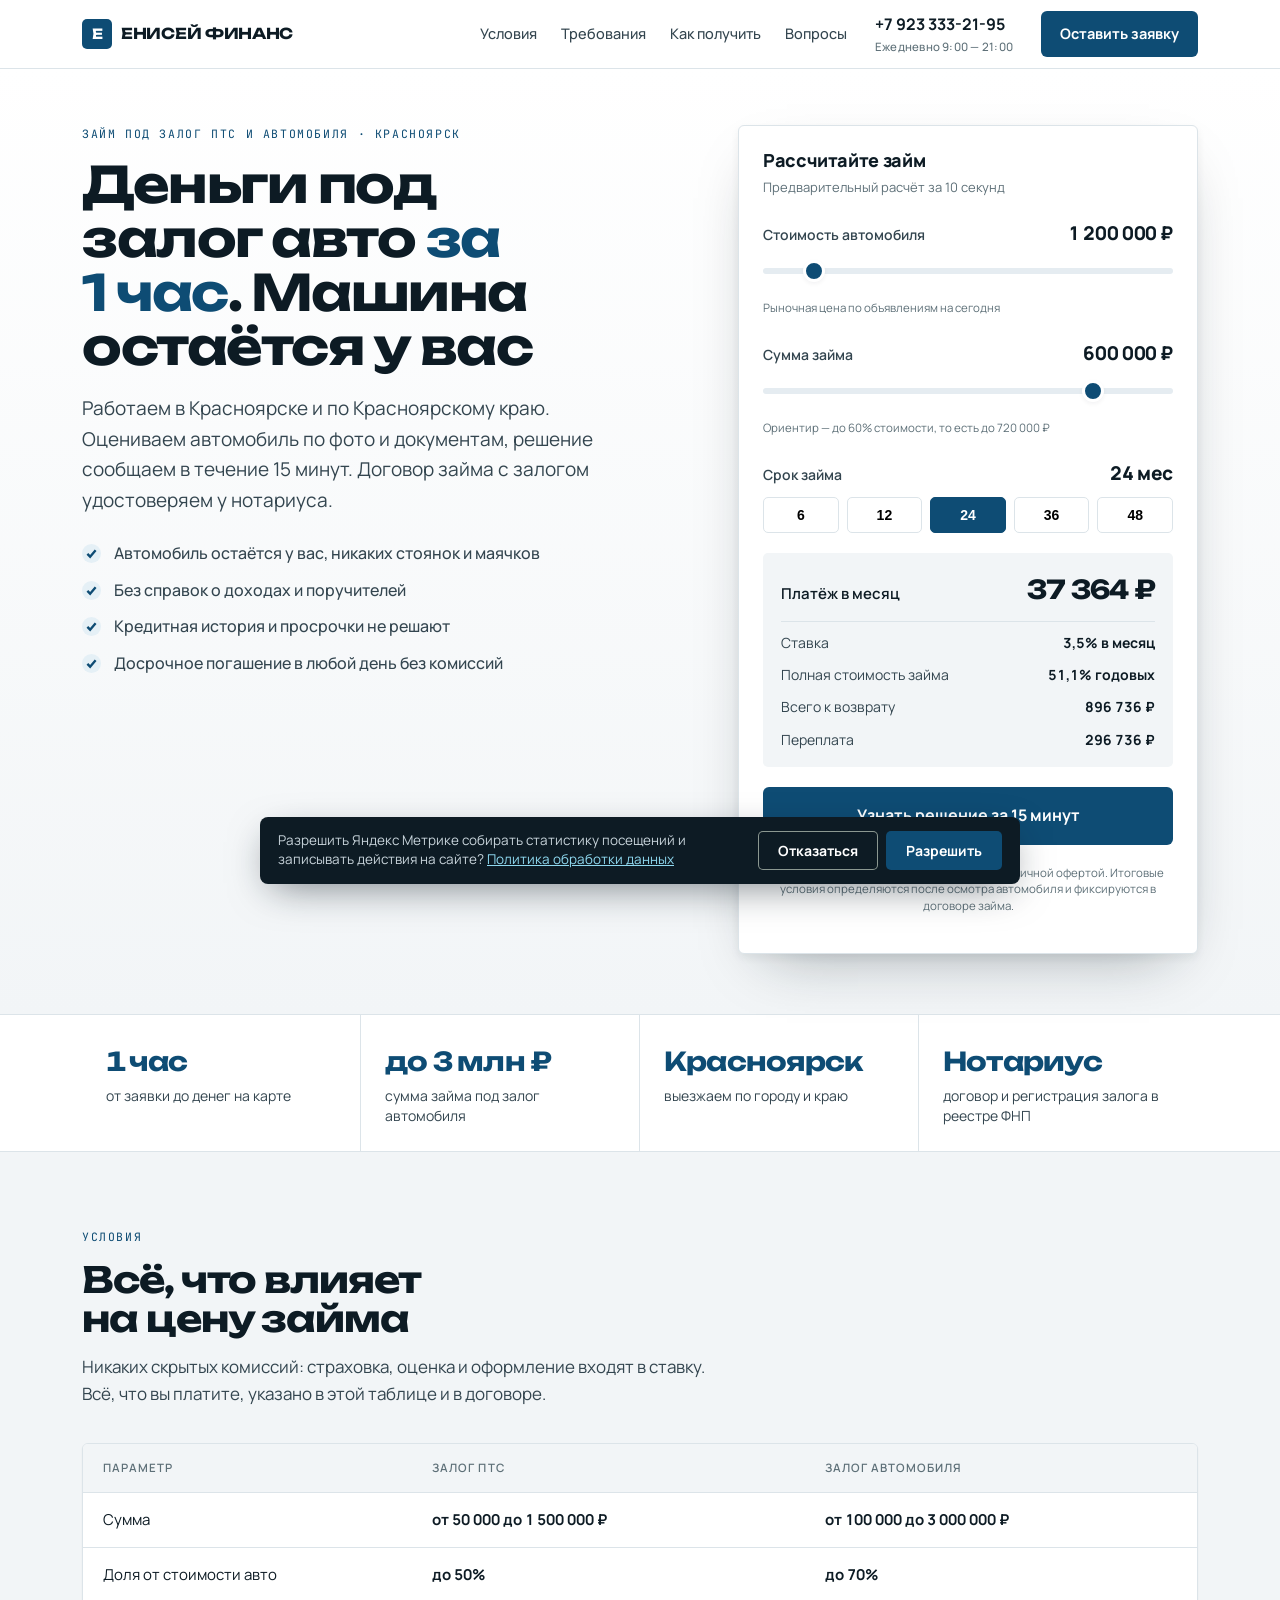
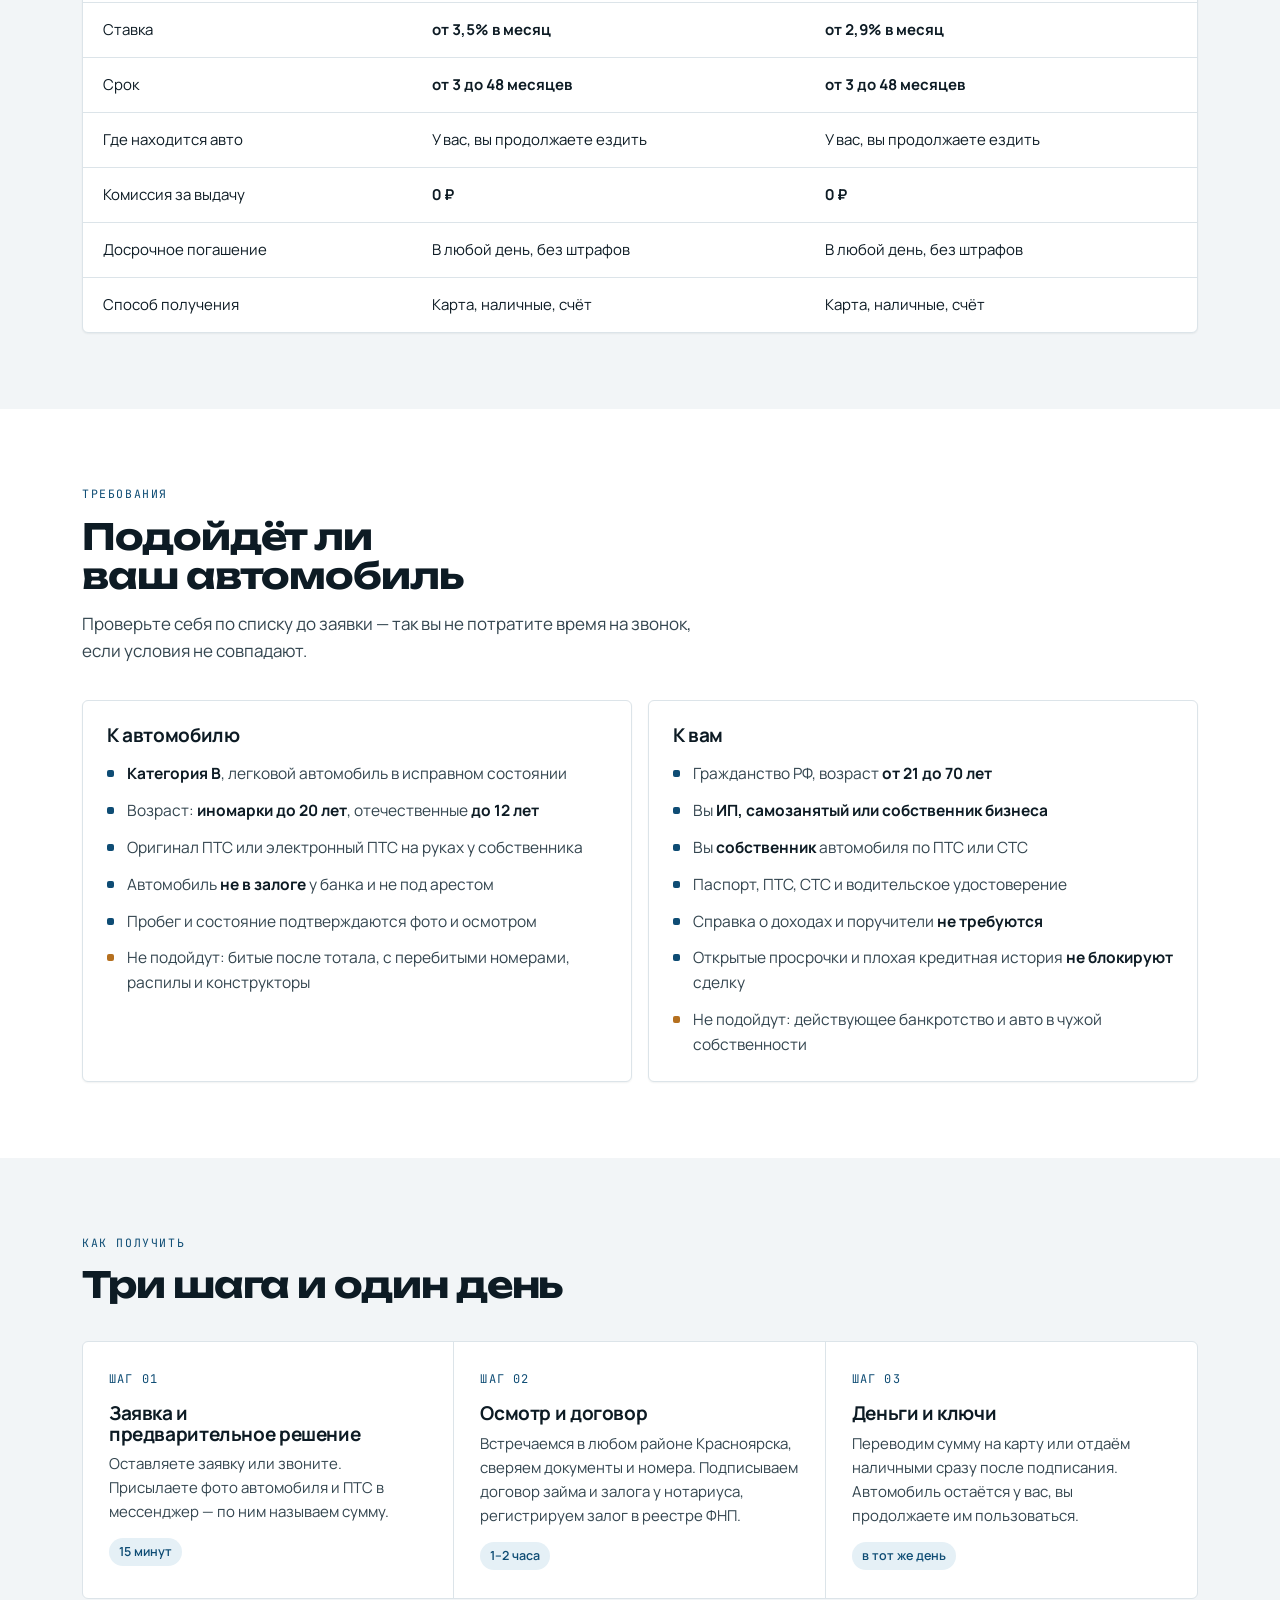
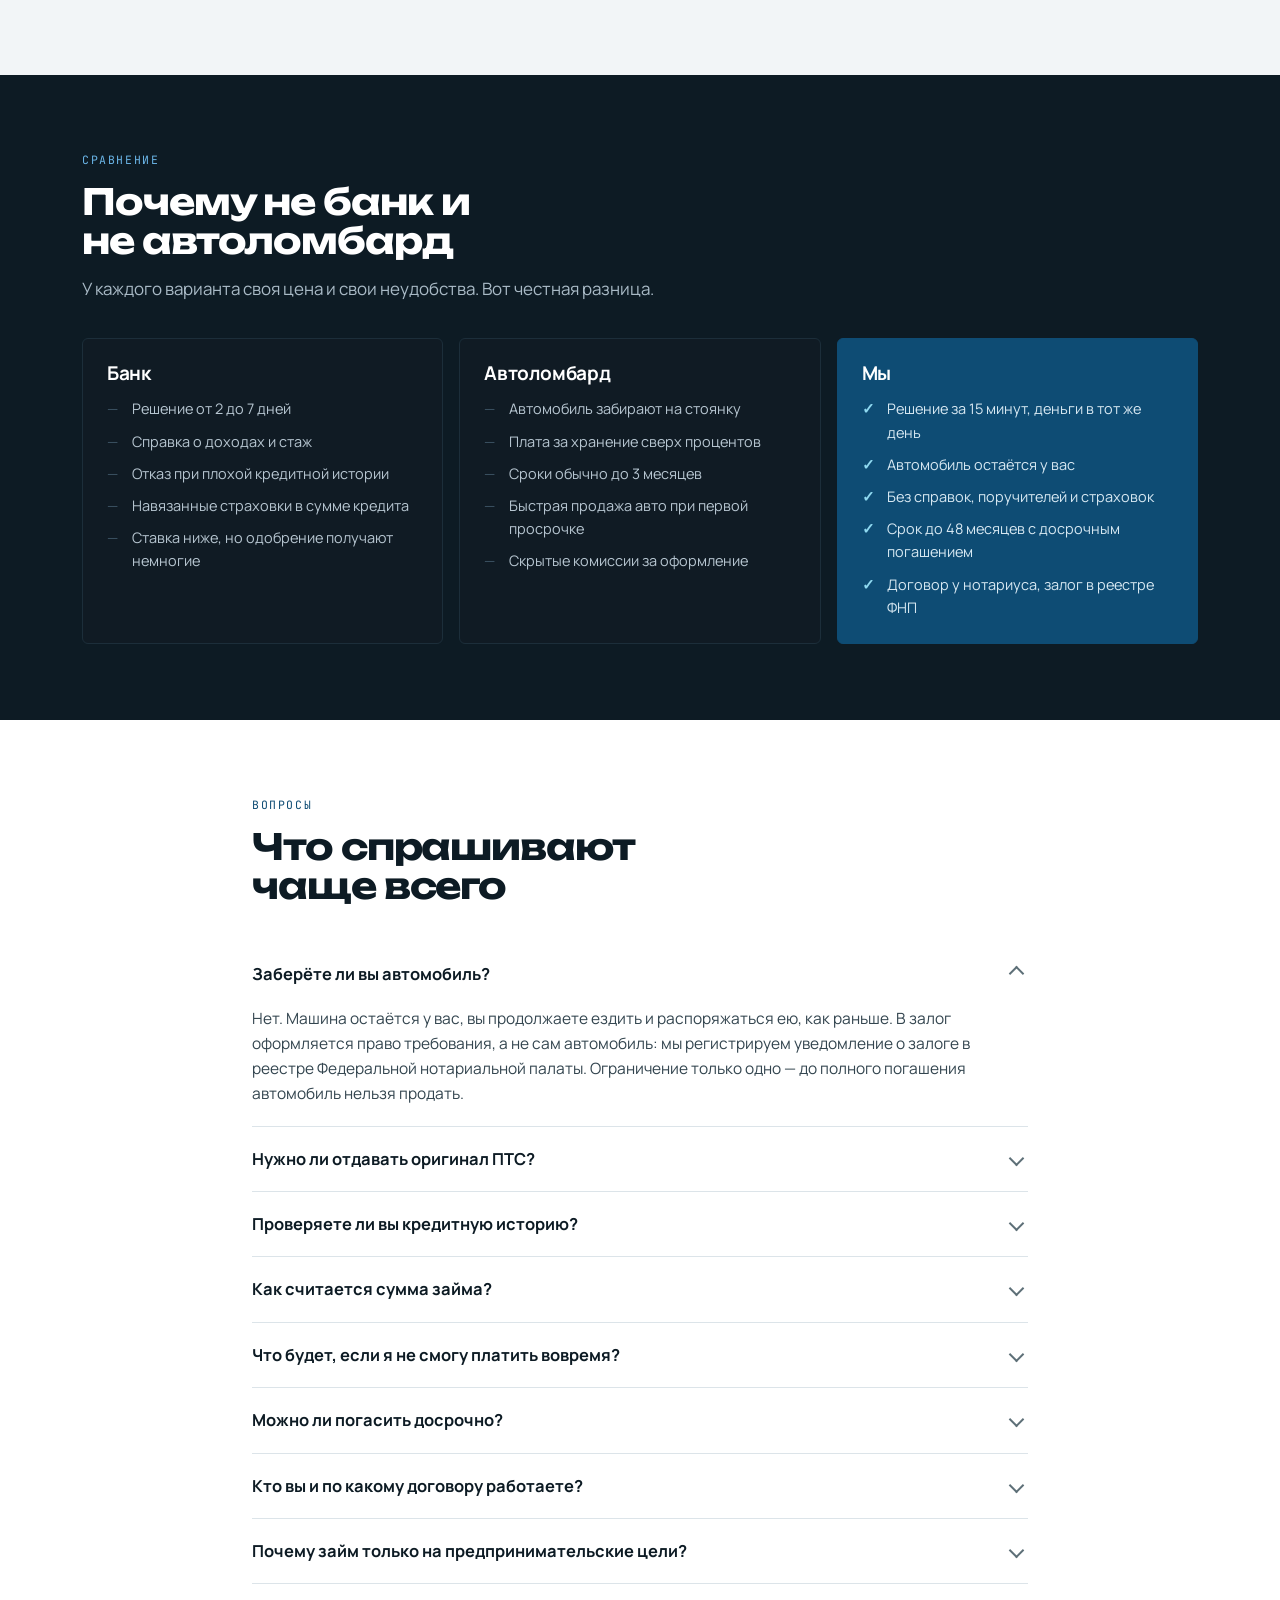
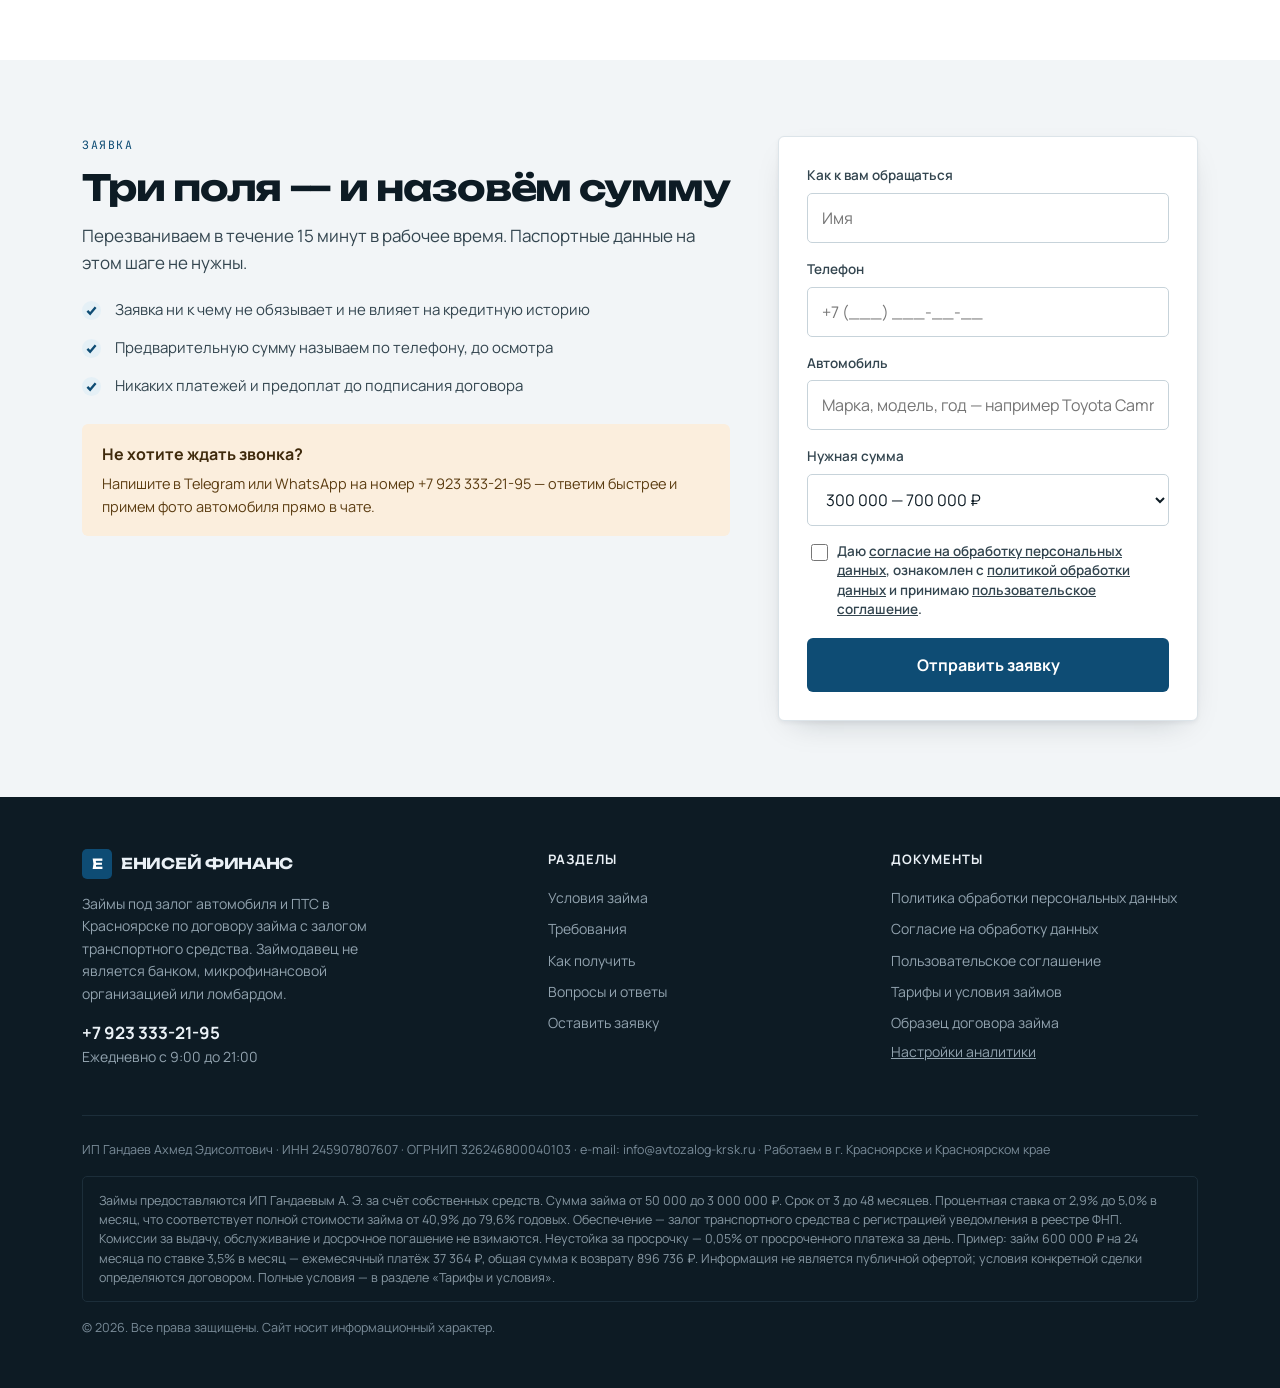
<file: index.html>
<!DOCTYPE html>
<html lang="ru">
<head>
<!-- Timeweb: эта страница публикуется из ветки production. -->
<meta charset="utf-8">
<meta name="viewport" content="width=device-width, initial-scale=1">
<title>Займ под залог авто и ПТС в Красноярске — деньги за 1 час | Енисей Финанс</title>
<meta name="description" content="Займ под залог автомобиля и ПТС в Красноярске до 3 000 000 ₽ за 1 час. Машина остаётся у вас, без справок и поручителей, договор у нотариуса, залог в реестре ФНП.">
<meta property="og:title" content="Займ под залог авто и ПТС в Красноярске — деньги за 1 час">
<meta property="og:description" content="До 3 000 000 ₽ за час под залог автомобиля. Машина остаётся у вас. Договор у нотариуса, залог в реестре ФНП.">
<meta property="og:type" content="website">
<meta property="og:locale" content="ru_RU">
<meta property="og:url" content="https://avtozalog-krsk.ru/">
<link rel="canonical" href="https://avtozalog-krsk.ru/">
<link rel="icon" href="/favicon.ico" sizes="32x32">
<link rel="icon" href="/favicon.svg" type="image/svg+xml">
<link rel="apple-touch-icon" href="/apple-touch-icon.png">
<meta name="theme-color" content="#0E4C74">
<meta property="og:site_name" content="Енисей Финанс">
<meta property="og:image" content="https://avtozalog-krsk.ru/og.png">
<meta property="og:image:width" content="1200">
<meta property="og:image:height" content="630">
<meta property="og:image:alt" content="Займ под залог авто в Красноярске за 1 час">
<meta name="twitter:card" content="summary_large_image">
<link rel="preconnect" href="https://fonts.googleapis.com">
<link rel="preconnect" href="https://fonts.gstatic.com" crossorigin>
<link rel="stylesheet" href="https://fonts.googleapis.com/css2?family=Unbounded:wght@600;700&family=Manrope:wght@400;500;600;700;800&family=JetBrains+Mono:wght@400;500&display=swap">

<style>
:root{
  --white:#FFFFFF;
  --paper:#F2F5F7;
  --paper-2:#E5ECF1;
  --ink:#0D1B24;
  --ink-2:#33454F;
  --muted:#5E7078;
  --line:#DCE4E9;
  --line-2:#C7D3DA;
  --blue:#0E4C74;
  --blue-hi:#146089;
  --blue-wash:#E5F0F6;
  --amber:#B5701F;
  --amber-wash:#FBEEDD;
  --radius:6px;
  --shadow-s:0 1px 2px rgba(13,27,36,.06);
  --shadow-m:0 2px 4px rgba(13,27,36,.05),0 12px 32px -16px rgba(13,27,36,.25);
  --shadow-l:0 4px 8px rgba(13,27,36,.06),0 24px 60px -28px rgba(13,27,36,.4);
}
*{box-sizing:border-box}
html{scroll-behavior:smooth}
body{
  margin:0;background:var(--white);color:var(--ink);
  font-family:"Manrope",-apple-system,"Segoe UI",Roboto,sans-serif;
  font-size:17px;line-height:1.6;-webkit-font-smoothing:antialiased;
}
h1,h2,h3{font-family:"Unbounded","Manrope",sans-serif;font-weight:700;letter-spacing:-.03em;line-height:1.08;margin:0;text-wrap:balance}
h1{font-size:clamp(30px,4.6vw,50px)}
h2{font-size:clamp(24px,3.2vw,36px)}
h3{font-size:19px;letter-spacing:-.02em;font-family:"Manrope",sans-serif;font-weight:700}
p{margin:0 0 14px}
a{color:inherit}
img{max-width:100%}
.wrap{max-width:1160px;margin:0 auto;padding:0 22px}
.num{font-variant-numeric:tabular-nums}
.eyebrow{
  font-family:"JetBrains Mono",monospace;font-size:11.5px;letter-spacing:.14em;
  text-transform:uppercase;color:var(--blue);display:block;margin-bottom:14px;
}
.btn{
  display:inline-flex;align-items:center;justify-content:center;gap:8px;
  font-family:"Manrope",sans-serif;font-weight:700;font-size:16px;
  padding:15px 26px;border-radius:var(--radius);border:1px solid transparent;
  cursor:pointer;text-decoration:none;transition:background .16s,transform .12s,border-color .16s;
}
.btn-primary{background:var(--blue);color:#fff}
.btn-primary:hover{background:var(--blue-hi)}
.btn-primary:active{transform:translateY(1px)}
.btn-ghost{background:transparent;color:var(--ink);border-color:var(--line-2)}
.btn-ghost:hover{border-color:var(--ink);background:var(--paper)}
.btn-sm{padding:10px 18px;font-size:14.5px}
:focus-visible{outline:2px solid var(--blue);outline-offset:3px;border-radius:3px}

/* ---------- header ---------- */
header{
  position:sticky;top:0;z-index:50;background:rgba(255,255,255,.92);
  backdrop-filter:blur(10px);border-bottom:1px solid var(--line);
}
.nav{display:flex;align-items:center;gap:28px;height:68px}
.logo{display:flex;align-items:center;gap:9px;margin-right:auto;text-decoration:none}
.logo-mark{
  width:30px;height:30px;border-radius:5px;background:var(--blue);
  display:grid;place-items:center;color:#fff;font-family:"Unbounded",sans-serif;
  font-size:14px;font-weight:700;
}
.logo-text{font-family:"Unbounded",sans-serif;font-size:15px;font-weight:700;letter-spacing:-.02em}
.nav-links{display:flex;gap:24px;font-size:14.5px;font-weight:500;color:var(--ink-2)}
.nav-links a{text-decoration:none;padding-block:4px}
.nav-links a:hover{color:var(--blue)}
.nav-phone{font-weight:700;font-size:16px;text-decoration:none;white-space:nowrap}
.nav-phone small{display:block;font-weight:500;font-size:11.5px;color:var(--muted);letter-spacing:.02em}

/* ---------- hero ---------- */
.hero{padding:56px 0 60px;background:linear-gradient(180deg,var(--white) 0%,var(--paper) 100%)}
.hero-grid{display:grid;grid-template-columns:1fr 460px;gap:56px;align-items:start}
.hero h1{margin-bottom:20px}
.hero h1 em{font-style:normal;color:var(--blue)}
.hero-lede{font-size:19px;color:var(--ink-2);max-width:520px;margin-bottom:26px}
.hero-points{list-style:none;padding:0;margin:0 0 30px;display:flex;flex-direction:column;gap:11px}
.hero-points li{display:grid;grid-template-columns:22px 1fr;gap:10px;font-size:16px;font-weight:500;color:var(--ink-2)}
.check{
  width:19px;height:19px;border-radius:50%;background:var(--blue-wash);
  display:grid;place-items:center;margin-top:3px;
}
.check svg{width:11px;height:11px;stroke:var(--blue);stroke-width:2.6;fill:none}
.hero-note{
  font-size:13.5px;color:var(--muted);border-left:2px solid var(--line-2);
  padding-left:14px;max-width:480px;
}

/* ---------- calculator ---------- */
.calc{
  background:var(--white);border:1px solid var(--line);border-radius:var(--radius);
  box-shadow:var(--shadow-l);overflow:hidden;
}
.calc-head{padding:20px 24px 0}
.calc-title{font-family:"Manrope",sans-serif;font-weight:800;font-size:18px;letter-spacing:-.02em}
.calc-sub{font-size:13px;color:var(--muted);margin:2px 0 0}
.calc-body{padding:20px 24px 24px;display:flex;flex-direction:column;gap:20px}
.field-top{display:flex;justify-content:space-between;align-items:baseline;margin-bottom:9px}
.field-label{font-size:14px;font-weight:600;color:var(--ink-2)}
.field-val{font-family:"Manrope",sans-serif;font-weight:800;font-size:19px;letter-spacing:-.02em}
.field-hint{font-size:11.5px;color:var(--muted);margin-top:7px;display:block}
input[type=range]{
  -webkit-appearance:none;appearance:none;width:100%;height:28px;
  background:transparent;margin:0;cursor:pointer;
}
input[type=range]::-webkit-slider-runnable-track{height:6px;border-radius:3px;background:var(--paper-2)}
input[type=range]::-moz-range-track{height:6px;border-radius:3px;background:var(--paper-2)}
input[type=range]::-webkit-slider-thumb{
  -webkit-appearance:none;width:22px;height:22px;border-radius:50%;margin-top:-8px;
  background:var(--blue);border:3px solid #fff;box-shadow:var(--shadow-m);cursor:grab;
}
input[type=range]::-moz-range-thumb{
  width:22px;height:22px;border-radius:50%;background:var(--blue);
  border:3px solid #fff;box-shadow:var(--shadow-m);cursor:grab;
}
.terms{display:flex;gap:8px}
.term{
  flex:1;padding:9px 4px;text-align:center;font-size:14px;font-weight:600;
  border:1px solid var(--line);border-radius:5px;background:var(--white);
  cursor:pointer;transition:.14s;font-variant-numeric:tabular-nums;
}
.term:hover{border-color:var(--line-2)}
.term[aria-pressed="true"]{background:var(--blue);border-color:var(--blue);color:#fff}
.calc-result{
  background:var(--paper);border-radius:5px;padding:16px 18px;
  display:flex;flex-direction:column;gap:10px;
}
.res-row{display:flex;justify-content:space-between;align-items:baseline;font-size:14px;color:var(--ink-2)}
.res-row b{font-weight:700;color:var(--ink);font-variant-numeric:tabular-nums}
.res-main{padding-bottom:10px;border-bottom:1px solid var(--line);font-size:15px;font-weight:600;color:var(--ink)}
.res-main b{font-family:"Unbounded",sans-serif;font-size:26px;letter-spacing:-.03em}
.calc .btn{width:100%}
.calc-legal{font-size:11.5px;line-height:1.45;color:var(--muted);text-align:center}
.calc-legal a{color:var(--muted)}

/* ---------- trust strip ---------- */
.trust{border-top:1px solid var(--line);border-bottom:1px solid var(--line);background:var(--white)}
.trust-grid{display:grid;grid-template-columns:repeat(4,minmax(0,1fr));}
.trust-item{padding:26px 24px;border-right:1px solid var(--line)}
.trust-item:last-child{border-right:none}
.trust-item b{
  display:block;font-family:"Unbounded",sans-serif;font-size:26px;font-weight:700;
  letter-spacing:-.03em;color:var(--blue);margin-bottom:4px;font-variant-numeric:tabular-nums;
}
.trust-item span{font-size:14px;color:var(--ink-2);line-height:1.4;display:block}

/* ---------- sections ---------- */
section{padding:76px 0}
.sec-head{max-width:640px;margin-bottom:36px}
.sec-head p{font-size:17px;color:var(--ink-2);margin:14px 0 0}
.grid{display:grid;gap:16px}
.g3{grid-template-columns:repeat(3,1fr)}
.g2{grid-template-columns:repeat(2,1fr)}
.card{
  background:var(--white);border:1px solid var(--line);border-radius:var(--radius);
  padding:24px;box-shadow:var(--shadow-s);
}
.card p:last-child{margin-bottom:0}
.card p{font-size:15px;color:var(--ink-2)}

/* conditions table */
.cond{background:var(--paper)}
.table-wrap{overflow-x:auto;background:var(--white);border:1px solid var(--line);border-radius:var(--radius);box-shadow:var(--shadow-s)}
table{border-collapse:collapse;width:100%;min-width:600px;font-size:15px}
th,td{text-align:left;padding:15px 20px;border-bottom:1px solid var(--line)}
th{font-size:11.5px;letter-spacing:.09em;text-transform:uppercase;color:var(--muted);font-weight:600;background:var(--paper)}
tr:last-child td{border-bottom:none}
td b{font-weight:700;font-variant-numeric:tabular-nums}

/* requirements */
.req-list{list-style:none;padding:0;margin:0;display:flex;flex-direction:column;gap:12px;font-size:15.5px;color:var(--ink-2)}
.req-list li{position:relative;padding-left:20px}
.req-list li::before{content:"";position:absolute;left:0;top:9px;width:7px;height:7px;background:var(--blue);border-radius:2px}
.req-list li.no::before{background:var(--amber)}
.req-list strong{color:var(--ink);font-weight:700}

/* steps */
.steps{display:grid;grid-template-columns:repeat(3,1fr);gap:0;border:1px solid var(--line);border-radius:var(--radius);overflow:hidden;background:var(--white)}
.step{padding:28px 26px;border-right:1px solid var(--line);position:relative}
.step:last-child{border-right:none}
.step-n{
  font-family:"JetBrains Mono",monospace;font-size:12px;color:var(--blue);
  letter-spacing:.1em;margin-bottom:14px;display:block;
}
.step h3{margin-bottom:8px}
.step p{font-size:15px;color:var(--ink-2);margin:0}
.step-time{
  display:inline-block;margin-top:14px;font-size:12.5px;font-weight:600;
  background:var(--blue-wash);color:var(--blue);padding:4px 10px;border-radius:99px;
}

/* comparison */
.compare{background:var(--ink);color:#EAF1F6}
.compare h2{color:#fff}
.compare .sec-head p{color:#A9BAC6}
.compare .eyebrow{color:#6BB6E8}
.cmp-grid{display:grid;grid-template-columns:repeat(3,1fr);gap:16px}
.cmp{border:1px solid #1C2E3A;border-radius:var(--radius);padding:24px;background:#101B24}
.cmp.us{background:var(--blue);border-color:var(--blue)}
.cmp h3{margin-bottom:14px;color:#fff}
.cmp ul{list-style:none;padding:0;margin:0;display:flex;flex-direction:column;gap:9px;font-size:14.5px;color:#B7C6D1}
.cmp.us ul{color:#D7E8F2}
.cmp li{display:grid;grid-template-columns:16px 1fr;gap:9px}
.cmp li::before{content:"—";color:#3E5566}
.cmp.us li::before{content:"✓";color:#8FD9F0;font-weight:700}

/* faq */
details{border-bottom:1px solid var(--line);padding:0}
details summary{
  cursor:pointer;list-style:none;padding:19px 40px 19px 0;position:relative;
  font-weight:700;font-size:16.5px;
}
details summary::-webkit-details-marker{display:none}
details summary::after{
  content:"";position:absolute;right:6px;top:26px;width:9px;height:9px;
  border-right:2px solid var(--muted);border-bottom:2px solid var(--muted);
  transform:rotate(45deg);transition:transform .2s;
}
details[open] summary::after{transform:rotate(-135deg)}
details .answer{padding:0 40px 20px 0;font-size:15.5px;color:var(--ink-2)}
details .answer p:last-child{margin-bottom:0}

/* form */
.apply{background:var(--paper)}
.form-grid{display:grid;grid-template-columns:1fr 420px;gap:48px;align-items:start}
.form-card{background:var(--white);border:1px solid var(--line);border-radius:var(--radius);padding:28px;box-shadow:var(--shadow-m)}
.form-card .row{display:flex;flex-direction:column;gap:6px;margin-bottom:16px}
.form-card label{font-size:13.5px;font-weight:600;color:var(--ink-2)}
.form-card input[type=text],.form-card input[type=tel],.form-card select{
  font-family:"Manrope",sans-serif;font-size:16px;padding:13px 14px;
  border:1px solid var(--line-2);border-radius:5px;background:var(--white);color:var(--ink);width:100%;
}
.form-card input:focus,.form-card select:focus{border-color:var(--blue);outline:none;box-shadow:0 0 0 3px var(--blue-wash)}
.consent{display:grid;grid-template-columns:20px 1fr;gap:10px;align-items:start;font-size:12.5px;color:var(--muted);line-height:1.45;margin:4px 0 18px}
.consent input{width:17px;height:17px;margin-top:2px;accent-color:var(--blue)}
.consent a{color:var(--ink-2)}
.form-card .btn{width:100%}
.form-status{font-size:14px;font-weight:600;color:var(--blue);margin-top:14px;display:none}
.form-side ul{list-style:none;padding:0;margin:22px 0 0;display:flex;flex-direction:column;gap:14px}
.form-side li{display:grid;grid-template-columns:22px 1fr;gap:11px;font-size:15px;color:var(--ink-2)}
.callback{
  margin-top:26px;padding:18px 20px;background:var(--amber-wash);
  border-radius:var(--radius);font-size:14.5px;color:#5C3D12;
}
.callback b{display:block;font-size:16px;color:#3F2A0C;margin-bottom:4px}

/* footer */
footer{background:var(--ink);color:#92A3AF;padding:52px 0 40px;font-size:14px}
.foot-grid{display:grid;grid-template-columns:1.4fr 1fr 1fr;gap:36px;padding-bottom:32px;border-bottom:1px solid #1C2E3A}
footer h4{font-family:"Manrope",sans-serif;font-size:13px;text-transform:uppercase;letter-spacing:.08em;color:#EAF1F6;margin:0 0 14px;font-weight:700}
footer a{color:#92A3AF;text-decoration:none}
footer a:hover{color:#fff}
.foot-links{display:flex;flex-direction:column;gap:3px}
.foot-links a{padding-block:3px}
.foot-legal{padding-top:24px;font-size:12.5px;line-height:1.6;color:#7A8C99}
.foot-legal p{margin:0 0 10px}
.psk{
  margin-top:16px;padding:14px 16px;border:1px solid #1C2E3A;border-radius:5px;
  font-size:12.5px;color:#8798A3;line-height:1.55;
}

/* cookie notice */
.cookie{
  position:fixed;left:16px;right:16px;bottom:16px;z-index:70;display:none;
  gap:16px;align-items:center;background:var(--ink);color:#C7D3DA;
  padding:14px 18px;border-radius:8px;font-size:13.5px;line-height:1.45;
  box-shadow:0 12px 40px -12px rgba(13,27,36,.6);max-width:760px;margin:0 auto;
}
.cookie.show{display:flex}
.cookie-actions{display:flex;gap:8px}
.cookie-settings{
  border:0;background:none;color:inherit;font:inherit;text-align:left;
  padding:0;cursor:pointer;text-decoration:underline;
}
.cookie-settings:hover{color:#fff}
.cookie-settings:focus-visible,.cookie button:focus-visible{outline-color:#fff}
.cookie a{color:#8FD9F0}
.cookie button{
  flex-shrink:0;background:var(--blue);color:#fff;border:none;border-radius:5px;
  padding:10px 20px;font-family:"Manrope",sans-serif;font-weight:700;font-size:14px;cursor:pointer;
}
.cookie button:hover{background:var(--blue-hi)}
.cookie #cookieReject{background:transparent;box-shadow:inset 0 0 0 1px #8b9891}
.cookie #cookieReject:hover{background:#ffffff14}

/* mobile sticky bar */
.mobile-bar{
  position:fixed;left:0;right:0;bottom:0;z-index:60;display:none;
  gap:10px;padding:10px 14px calc(10px + env(safe-area-inset-bottom));
  background:rgba(255,255,255,.96);backdrop-filter:blur(10px);border-top:1px solid var(--line);
}
.mobile-bar .btn{flex:1;padding:14px 10px;font-size:15px}

/* reveal */
.rv{opacity:0;transform:translateY(14px);transition:opacity .5s ease,transform .5s ease}
.rv.in{opacity:1;transform:none}
@media (prefers-reduced-motion:reduce){
  .rv{opacity:1;transform:none;transition:none}
  html{scroll-behavior:auto}
}

@media (max-width:1000px){
  .hero-grid{grid-template-columns:1fr;gap:36px}
  .calc{max-width:520px}
  .form-grid{grid-template-columns:1fr;gap:32px}
  .trust-grid{grid-template-columns:repeat(2,minmax(0,1fr))}
  .trust-item:nth-child(2){border-right:none}
  .trust-item:nth-child(-n+2){border-bottom:1px solid var(--line)}
  .g3,.cmp-grid,.steps{grid-template-columns:1fr}
  .step{border-right:none;border-bottom:1px solid var(--line)}
  .step:last-child{border-bottom:none}
  .foot-grid{grid-template-columns:1fr;gap:26px}
}
@media (max-width:760px){
  body{font-size:16px;padding-bottom:74px}
  .nav-links{display:none}
  .nav .btn{display:none}
  section{padding:52px 0}
  .hero{padding:36px 0 44px}
  .g2{grid-template-columns:1fr}
  .mobile-bar{display:flex}
  .cookie{flex-direction:column;align-items:flex-start;gap:12px;bottom:88px;font-size:13px}
  .cookie-actions{width:100%}
  .cookie-actions button{flex:1;padding:10px 8px}
  .nav-phone small{display:none}
  .res-main b{font-size:21px}
  .res-row{font-size:13.5px;gap:12px}
  .res-row b{white-space:nowrap}
  .res-main{font-size:14px}
  .field-val{font-size:17px}
  .calc-body{padding:18px 18px 22px}
  .nav{gap:16px}
  .logo-text{font-size:13px;white-space:nowrap}
  .trust-item{padding:20px 16px}
  .trust-item b{font-size:18px}
}
</style>
</head>
<body>

<header>
  <div class="wrap nav">
    <a class="logo" href="#top">
      <span class="logo-mark">Е</span>
      <span class="logo-text">ЕНИСЕЙ ФИНАНС</span>
    </a>
    <nav class="nav-links">
      <a href="#conditions">Условия</a>
      <a href="#requirements">Требования</a>
      <a href="#how">Как получить</a>
      <a href="#faq">Вопросы</a>
    </nav>
    <a class="nav-phone" href="tel:+79233332195">
      +7 923 333-21-95
      <small>Ежедневно 9:00 — 21:00</small>
    </a>
    <a class="btn btn-primary btn-sm" href="#apply">Оставить заявку</a>
  </div>
</header>

<main id="top">

<!-- ================= HERO + CALC ================= -->
<div class="hero">
  <div class="wrap hero-grid">
    <div>
      <span class="eyebrow">Займ под залог ПТС и автомобиля · Красноярск</span>
      <h1>Деньги под залог авто <em>за 1 час</em>. Машина остаётся у вас</h1>
      <p class="hero-lede">Работаем в Красноярске и по Красноярскому краю. Оцениваем автомобиль по фото и документам, решение сообщаем в течение 15 минут. Договор займа с залогом удостоверяем у нотариуса.</p>
      <ul class="hero-points">
        <li><span class="check"><svg viewBox="0 0 12 12"><path d="M1.5 6.5 4.5 9.5 10.5 2.5"/></svg></span> Автомобиль остаётся у вас, никаких стоянок и маячков</li>
        <li><span class="check"><svg viewBox="0 0 12 12"><path d="M1.5 6.5 4.5 9.5 10.5 2.5"/></svg></span> Без справок о доходах и поручителей</li>
        <li><span class="check"><svg viewBox="0 0 12 12"><path d="M1.5 6.5 4.5 9.5 10.5 2.5"/></svg></span> Кредитная история и просрочки не решают</li>
        <li><span class="check"><svg viewBox="0 0 12 12"><path d="M1.5 6.5 4.5 9.5 10.5 2.5"/></svg></span> Досрочное погашение в любой день без комиссий</li>
      </ul>
    </div>

    <!-- CALCULATOR -->
    <div class="calc" id="calc">
      <div class="calc-head">
        <div class="calc-title">Рассчитайте займ</div>
        <p class="calc-sub">Предварительный расчёт за 10 секунд</p>
      </div>
      <div class="calc-body">
        <div>
          <div class="field-top">
            <span class="field-label">Стоимость автомобиля</span>
            <span class="field-val num" id="carVal">1 200 000 ₽</span>
          </div>
          <input type="range" id="car" min="200000" max="10000000" step="50000" value="1200000"
                 aria-label="Стоимость автомобиля">
          <span class="field-hint">Рыночная цена по объявлениям на сегодня</span>
        </div>

        <div>
          <div class="field-top">
            <span class="field-label">Сумма займа</span>
            <span class="field-val num" id="sumVal">600 000 ₽</span>
          </div>
          <input type="range" id="sum" min="50000" max="720000" step="10000" value="600000"
                 aria-label="Сумма займа">
          <span class="field-hint" id="ltvHint">Ориентир — до 60% стоимости, то есть до 720 000 ₽</span>
        </div>

        <div>
          <div class="field-top">
            <span class="field-label">Срок займа</span>
            <span class="field-val num" id="termVal">24 мес</span>
          </div>
          <div class="terms" id="terms" role="group" aria-label="Срок займа">
            <button class="term" type="button" data-t="6" aria-pressed="false">6</button>
            <button class="term" type="button" data-t="12" aria-pressed="false">12</button>
            <button class="term" type="button" data-t="24" aria-pressed="true">24</button>
            <button class="term" type="button" data-t="36" aria-pressed="false">36</button>
            <button class="term" type="button" data-t="48" aria-pressed="false">48</button>
          </div>
        </div>

        <div class="calc-result">
          <div class="res-row res-main">
            <span>Платёж в месяц</span>
            <b class="num" id="payVal">— ₽</b>
          </div>
          <div class="res-row"><span>Ставка</span><b class="num" id="rateVal">— % в месяц</b></div>
          <div class="res-row"><span>Полная стоимость займа</span><b class="num" id="pskVal">— % годовых</b></div>
          <div class="res-row"><span>Всего к возврату</span><b class="num" id="totalVal">— ₽</b></div>
          <div class="res-row"><span>Переплата</span><b class="num" id="overVal">— ₽</b></div>
        </div>

        <a class="btn btn-primary" href="#apply">Узнать решение за 15 минут</a>
        <p class="calc-legal">Расчёт предварительный и не является публичной офертой. Итоговые условия определяются после осмотра автомобиля и фиксируются в договоре займа.</p>
      </div>
    </div>
  </div>
</div>

<!-- ================= TRUST ================= -->
<div class="trust">
  <div class="wrap">
    <div class="trust-grid">
      <div class="trust-item"><b>1 час</b><span>от заявки до денег на карте</span></div>
      <div class="trust-item"><b>до 3 млн ₽</b><span>сумма займа под залог автомобиля</span></div>
      <div class="trust-item"><b>Красноярск</b><span>выезжаем по городу и краю</span></div>
      <div class="trust-item"><b>Нотариус</b><span>договор и регистрация залога в реестре ФНП</span></div>
    </div>
  </div>
</div>

<!-- ================= CONDITIONS ================= -->
<section class="cond" id="conditions">
  <div class="wrap">
    <div class="sec-head rv">
      <span class="eyebrow">Условия</span>
      <h2>Всё, что влияет на цену займа</h2>
      <p>Никаких скрытых комиссий: страховка, оценка и оформление входят в ставку. Всё, что вы платите, указано в этой таблице и в договоре.</p>
    </div>
    <div class="table-wrap rv">
      <table>
        <thead>
          <tr><th>Параметр</th><th>Залог ПТС</th><th>Залог автомобиля</th></tr>
        </thead>
        <tbody>
          <tr><td>Сумма</td><td><b>от 50 000 до 1 500 000 ₽</b></td><td><b>от 100 000 до 3 000 000 ₽</b></td></tr>
          <tr><td>Доля от стоимости авто</td><td><b>до 50%</b></td><td><b>до 70%</b></td></tr>
          <tr><td>Ставка</td><td><b>от 3,5% в месяц</b></td><td><b>от 2,9% в месяц</b></td></tr>
          <tr><td>Срок</td><td><b>от 3 до 48 месяцев</b></td><td><b>от 3 до 48 месяцев</b></td></tr>
          <tr><td>Где находится авто</td><td>У вас, вы продолжаете ездить</td><td>У вас, вы продолжаете ездить</td></tr>
          <tr><td>Комиссия за выдачу</td><td><b>0 ₽</b></td><td><b>0 ₽</b></td></tr>
          <tr><td>Досрочное погашение</td><td>В любой день, без штрафов</td><td>В любой день, без штрафов</td></tr>
          <tr><td>Способ получения</td><td>Карта, наличные, счёт</td><td>Карта, наличные, счёт</td></tr>
        </tbody>
      </table>
    </div>
  </div>
</section>

<!-- ================= REQUIREMENTS ================= -->
<section id="requirements">
  <div class="wrap">
    <div class="sec-head rv">
      <span class="eyebrow">Требования</span>
      <h2>Подойдёт ли ваш автомобиль</h2>
      <p>Проверьте себя по списку до заявки — так вы не потратите время на звонок, если условия не совпадают.</p>
    </div>
    <div class="grid g2">
      <div class="card rv">
        <h3 style="margin-bottom:16px">К автомобилю</h3>
        <ul class="req-list">
          <li><strong>Категория B</strong>, легковой автомобиль в исправном состоянии</li>
          <li>Возраст: <strong>иномарки до 20 лет</strong>, отечественные <strong>до 12 лет</strong></li>
          <li>Оригинал ПТС или электронный ПТС на руках у собственника</li>
          <li>Автомобиль <strong>не в залоге</strong> у банка и не под арестом</li>
          <li>Пробег и состояние подтверждаются фото и осмотром</li>
          <li class="no">Не подойдут: битые после тотала, с перебитыми номерами, распилы и конструкторы</li>
        </ul>
      </div>
      <div class="card rv">
        <h3 style="margin-bottom:16px">К вам</h3>
        <ul class="req-list">
          <li>Гражданство РФ, возраст <strong>от 21 до 70 лет</strong></li>
          <li>Вы <strong>ИП, самозанятый или собственник бизнеса</strong></li>
          <li>Вы <strong>собственник</strong> автомобиля по ПТС или СТС</li>
          <li>Паспорт, ПТС, СТС и водительское удостоверение</li>
          <li>Справка о доходах и поручители <strong>не требуются</strong></li>
          <li>Открытые просрочки и плохая кредитная история <strong>не блокируют</strong> сделку</li>
          <li class="no">Не подойдут: действующее банкротство и авто в чужой собственности</li>
        </ul>
      </div>
    </div>
  </div>
</section>

<!-- ================= HOW ================= -->
<section id="how" style="background:var(--paper)">
  <div class="wrap">
    <div class="sec-head rv">
      <span class="eyebrow">Как получить</span>
      <h2>Три шага и один день</h2>
    </div>
    <div class="steps rv">
      <div class="step">
        <span class="step-n">ШАГ 01</span>
        <h3>Заявка и предварительное решение</h3>
        <p>Оставляете заявку или звоните. Присылаете фото автомобиля и ПТС в мессенджер — по ним называем сумму.</p>
        <span class="step-time">15 минут</span>
      </div>
      <div class="step">
        <span class="step-n">ШАГ 02</span>
        <h3>Осмотр и договор</h3>
        <p>Встречаемся в любом районе Красноярска, сверяем документы и номера. Подписываем договор займа и залога у нотариуса, регистрируем залог в реестре ФНП.</p>
        <span class="step-time">1–2 часа</span>
      </div>
      <div class="step">
        <span class="step-n">ШАГ 03</span>
        <h3>Деньги и ключи</h3>
        <p>Переводим сумму на карту или отдаём наличными сразу после подписания. Автомобиль остаётся у вас, вы продолжаете им пользоваться.</p>
        <span class="step-time">в тот же день</span>
      </div>
    </div>
  </div>
</section>

<!-- ================= COMPARE ================= -->
<section class="compare">
  <div class="wrap">
    <div class="sec-head rv">
      <span class="eyebrow">Сравнение</span>
      <h2>Почему не банк и не автоломбард</h2>
      <p>У каждого варианта своя цена и свои неудобства. Вот честная разница.</p>
    </div>
    <div class="cmp-grid">
      <div class="cmp rv">
        <h3>Банк</h3>
        <ul>
          <li>Решение от 2 до 7 дней</li>
          <li>Справка о доходах и стаж</li>
          <li>Отказ при плохой кредитной истории</li>
          <li>Навязанные страховки в сумме кредита</li>
          <li>Ставка ниже, но одобрение получают немногие</li>
        </ul>
      </div>
      <div class="cmp rv">
        <h3>Автоломбард</h3>
        <ul>
          <li>Автомобиль забирают на стоянку</li>
          <li>Плата за хранение сверх процентов</li>
          <li>Сроки обычно до 3 месяцев</li>
          <li>Быстрая продажа авто при первой просрочке</li>
          <li>Скрытые комиссии за оформление</li>
        </ul>
      </div>
      <div class="cmp us rv">
        <h3>Мы</h3>
        <ul>
          <li>Решение за 15 минут, деньги в тот же день</li>
          <li>Автомобиль остаётся у вас</li>
          <li>Без справок, поручителей и страховок</li>
          <li>Срок до 48 месяцев с досрочным погашением</li>
          <li>Договор у нотариуса, залог в реестре ФНП</li>
        </ul>
      </div>
    </div>
  </div>
</section>

<!-- ================= FAQ ================= -->
<section id="faq">
  <div class="wrap" style="max-width:820px">
    <div class="sec-head rv">
      <span class="eyebrow">Вопросы</span>
      <h2>Что спрашивают чаще всего</h2>
    </div>
    <div class="rv">
      <details open>
        <summary>Заберёте ли вы автомобиль?</summary>
        <div class="answer"><p>Нет. Машина остаётся у вас, вы продолжаете ездить и распоряжаться ею, как раньше. В залог оформляется право требования, а не сам автомобиль: мы регистрируем уведомление о залоге в реестре Федеральной нотариальной палаты. Ограничение только одно — до полного погашения автомобиль нельзя продать.</p></div>
      </details>
      <details>
        <summary>Нужно ли отдавать оригинал ПТС?</summary>
        <div class="answer"><p>При займе под залог автомобиля ПТС остаётся у вас. При отдельном продукте «займ под залог ПТС» оригинал документа хранится у нас до погашения — это снижает ставку, но не мешает пользоваться машиной. Для электронного ПТС оригинал передавать не нужно вовсе.</p></div>
      </details>
      <details>
        <summary>Проверяете ли вы кредитную историю?</summary>
        <div class="answer"><p>Смотрим, но решение принимает не история, а автомобиль. Действующие просрочки, отказы банков и закрытое банкротство не мешают получить займ. Отказываем только при текущей процедуре банкротства и при обременениях на самой машине.</p></div>
      </details>
      <details>
        <summary>Как считается сумма займа?</summary>
        <div class="answer"><p>От рыночной стоимости автомобиля: до 70% при залоге авто и до 50% при залоге ПТС. Стоимость определяем по объявлениям на аналогичные машины с поправкой на пробег, состояние и ликвидность модели. Итоговую сумму называем после осмотра.</p></div>
      </details>
      <details>
        <summary>Что будет, если я не смогу платить вовремя?</summary>
        <div class="answer"><p>Позвоните до даты платежа — мы отсрочим платёж или пересоберём график. Изъятие и продажа автомобиля — крайняя мера, к которой мы переходим только через суд и только при полном отказе от общения. Все условия по просрочке прописаны в договоре, скрытых штрафов нет.</p></div>
      </details>
      <details>
        <summary>Можно ли погасить досрочно?</summary>
        <div class="answer"><p>Да, в любой день и без комиссий. Проценты пересчитываются на фактическое количество дней пользования деньгами, переплата уменьшается. После погашения снимаем залог из реестра ФНП в течение трёх рабочих дней.</p></div>
      </details>
      <details>
        <summary>Кто вы и по какому договору работаете?</summary>
        <div class="answer"><p>Займы выдаёт ИП Гандаев Ахмед Эдисолтович, ИНН 245907807607, за счёт собственных средств. Мы не банк, не микрофинансовая организация и не ломбард. Сделка оформляется договором займа с залогом транспортного средства по Гражданскому кодексу, удостоверяется нотариусом, залог вносится в открытый реестр ФНП. <a href="dogovor.html">Образец договора</a> выложен на сайте — прочитайте его до заявки.</p></div>
      </details>
      <details>
        <summary>Почему займ только на предпринимательские цели?</summary>
        <div class="answer"><p>Потребительские займы вправе выдавать только банки, МФО, ломбарды и кредитные кооперативы — это требование 353-ФЗ. Мы работаем как частный инвестор в статусе ИП и финансируем предпринимательские нужды: пополнение оборотных средств, закупку товара, кассовый разрыв. Поэтому заёмщик должен быть ИП, самозанятым или собственником бизнеса, а цель займа указывается в договоре.</p></div>
      </details>
    </div>
  </div>
</section>

<!-- ================= APPLY ================= -->
<section class="apply" id="apply">
  <div class="wrap">
    <div class="form-grid">
      <div class="form-side rv">
        <span class="eyebrow">Заявка</span>
        <h2>Три поля — и назовём сумму</h2>
        <p style="font-size:17px;color:var(--ink-2);margin-top:14px">Перезваниваем в течение 15 минут в рабочее время. Паспортные данные на этом шаге не нужны.</p>
        <ul>
          <li><span class="check"><svg viewBox="0 0 12 12"><path d="M1.5 6.5 4.5 9.5 10.5 2.5"/></svg></span> Заявка ни к чему не обязывает и не влияет на кредитную историю</li>
          <li><span class="check"><svg viewBox="0 0 12 12"><path d="M1.5 6.5 4.5 9.5 10.5 2.5"/></svg></span> Предварительную сумму называем по телефону, до осмотра</li>
          <li><span class="check"><svg viewBox="0 0 12 12"><path d="M1.5 6.5 4.5 9.5 10.5 2.5"/></svg></span> Никаких платежей и предоплат до подписания договора</li>
        </ul>
        <div class="callback">
          <b>Не хотите ждать звонка?</b>
          Напишите в Telegram или WhatsApp на номер +7 923 333-21-95 — ответим быстрее и примем фото автомобиля прямо в чате.
        </div>
      </div>

      <form class="form-card rv ym-hide-content" id="leadForm" novalidate>
        <div class="row">
          <label for="fname">Как к вам обращаться</label>
          <input class="ym-disable-keys" type="text" id="fname" name="name" placeholder="Имя" autocomplete="given-name" required>
        </div>
        <div class="row">
          <label for="fphone">Телефон</label>
          <input class="ym-disable-keys" type="tel" id="fphone" name="phone" placeholder="+7 (___) ___-__-__" autocomplete="tel" required>
        </div>
        <div class="row">
          <label for="fcar">Автомобиль</label>
          <input class="ym-disable-keys" type="text" id="fcar" name="car" placeholder="Марка, модель, год — например Toyota Camry 2018">
        </div>
        <div class="row">
          <label for="fsum">Нужная сумма</label>
          <select id="fsum" name="amount">
            <option>до 300 000 ₽</option>
            <option selected>300 000 — 700 000 ₽</option>
            <option>700 000 — 1 500 000 ₽</option>
            <option>свыше 1 500 000 ₽</option>
          </select>
        </div>
        <input type="text" name="company" tabindex="-1" autocomplete="off" aria-hidden="true"
               style="position:absolute;left:-9999px;opacity:0;height:0;width:0">
        <label class="consent">
          <input type="checkbox" id="fconsent" name="consent" value="1" required>
          <span>Даю <a href="consent.html" target="_blank" rel="noopener">согласие на обработку персональных данных</a>, ознакомлен с <a href="privacy.html" target="_blank" rel="noopener">политикой обработки данных</a> и принимаю <a href="terms.html" target="_blank" rel="noopener">пользовательское соглашение</a>.</span>
        </label>
        <button class="btn btn-primary" type="submit">Отправить заявку</button>
        <p class="form-status" id="formStatus" role="status">Заявка отправлена. Перезвоним в течение 15 минут в рабочее время.</p>
      </form>
    </div>
  </div>
</section>

</main>

<footer>
  <div class="wrap">
    <div class="foot-grid">
      <div>
        <a class="logo" href="#top" style="margin-bottom:14px">
          <span class="logo-mark">Е</span>
          <span class="logo-text" style="color:#EAF1F6">ЕНИСЕЙ ФИНАНС</span>
        </a>
        <p style="max-width:320px;margin-top:12px">Займы под залог автомобиля и ПТС в Красноярске по договору займа с залогом транспортного средства. Займодавец не является банком, микрофинансовой организацией или ломбардом.</p>
        <p style="margin-top:14px"><a href="tel:+79233332195" style="color:#EAF1F6;font-weight:700;font-size:17px">+7 923 333-21-95</a><br>Ежедневно с 9:00 до 21:00</p>
      </div>
      <div>
        <h4>Разделы</h4>
        <div class="foot-links">
          <a href="#conditions">Условия займа</a>
          <a href="#requirements">Требования</a>
          <a href="#how">Как получить</a>
          <a href="#faq">Вопросы и ответы</a>
          <a href="#apply">Оставить заявку</a>
        </div>
      </div>
      <div>
        <h4>Документы</h4>
        <div class="foot-links">
          <a href="privacy.html">Политика обработки персональных данных</a>
          <a href="consent.html">Согласие на обработку данных</a>
          <a href="terms.html">Пользовательское соглашение</a>
          <a href="tariffs.html">Тарифы и условия займов</a>
          <a href="dogovor.html">Образец договора займа</a>
          <button type="button" class="cookie-settings" id="cookieSettings" aria-controls="cookieBar" aria-expanded="false" hidden>Настройки аналитики</button>
        </div>
      </div>
    </div>

    <div class="foot-legal">
      <p>
        ИП Гандаев Ахмед Эдисолтович · ИНН 245907807607 · ОГРНИП 326246800040103 ·
        e-mail: info@avtozalog-krsk.ru · Работаем в г. Красноярске и Красноярском крае
      </p>
      <div class="psk">
        Займы предоставляются ИП Гандаевым А. Э. за счёт собственных средств. Сумма займа от 50 000 до 3 000 000 ₽. Срок от 3 до 48 месяцев. Процентная ставка от 2,9% до 5,0% в месяц, что соответствует полной стоимости займа от 40,9% до 79,6% годовых. Обеспечение — залог транспортного средства с регистрацией уведомления в реестре ФНП. Комиссии за выдачу, обслуживание и досрочное погашение не взимаются. Неустойка за просрочку — 0,05% от просроченного платежа за день. Пример: займ 600 000 ₽ на 24 месяца по ставке 3,5% в месяц — ежемесячный платёж 37 364 ₽, общая сумма к возврату 896 736 ₽. Информация не является публичной офертой; условия конкретной сделки определяются договором. Полные условия — в разделе <a href="tariffs.html" style="color:#8798A3">«Тарифы и условия»</a>.
      </div>
      <p style="margin-top:16px">© 2026. Все права защищены. Сайт носит информационный характер.</p>
    </div>
  </div>
</footer>

<section class="cookie" id="cookieBar" aria-label="Настройки аналитики">
  <span>Разрешить Яндекс Метрике собирать статистику посещений и записывать действия на сайте? <a href="privacy.html">Политика обработки данных</a></span>
  <div class="cookie-actions">
    <button type="button" id="cookieReject">Отказаться</button>
    <button type="button" id="cookieAccept">Разрешить</button>
  </div>
</section>

<div class="mobile-bar">
  <a class="btn btn-ghost" href="tel:+79233332195">Позвонить</a>
  <a class="btn btn-primary" href="#apply">Заявка</a>
</div>

<script type="application/ld+json">
{
  "@context": "https://schema.org",
  "@type": "FAQPage",
  "mainEntity": [
    {
      "@type": "Question",
      "name": "Заберёте ли вы автомобиль?",
      "acceptedAnswer": {
        "@type": "Answer",
        "text": "Нет. Машина остаётся у вас, вы продолжаете ездить и распоряжаться ею, как раньше. В залог оформляется право требования, а не сам автомобиль: мы регистрируем уведомление о залоге в реестре Федеральной нотариальной палаты. Ограничение только одно — до полного погашения автомобиль нельзя продать."
      }
    },
    {
      "@type": "Question",
      "name": "Нужно ли отдавать оригинал ПТС?",
      "acceptedAnswer": {
        "@type": "Answer",
        "text": "При займе под залог автомобиля ПТС остаётся у вас. При отдельном продукте «займ под залог ПТС» оригинал документа хранится у нас до погашения — это снижает ставку, но не мешает пользоваться машиной. Для электронного ПТС оригинал передавать не нужно вовсе."
      }
    },
    {
      "@type": "Question",
      "name": "Проверяете ли вы кредитную историю?",
      "acceptedAnswer": {
        "@type": "Answer",
        "text": "Смотрим, но решение принимает не история, а автомобиль. Действующие просрочки, отказы банков и закрытое банкротство не мешают получить займ. Отказываем только при текущей процедуре банкротства и при обременениях на самой машине."
      }
    },
    {
      "@type": "Question",
      "name": "Как считается сумма займа?",
      "acceptedAnswer": {
        "@type": "Answer",
        "text": "От рыночной стоимости автомобиля: до 70% при залоге авто и до 50% при залоге ПТС. Стоимость определяем по объявлениям на аналогичные машины с поправкой на пробег, состояние и ликвидность модели. Итоговую сумму называем после осмотра."
      }
    },
    {
      "@type": "Question",
      "name": "Что будет, если я не смогу платить вовремя?",
      "acceptedAnswer": {
        "@type": "Answer",
        "text": "Позвоните до даты платежа — мы отсрочим платёж или пересоберём график. Изъятие и продажа автомобиля — крайняя мера, к которой мы переходим только через суд и только при полном отказе от общения. Все условия по просрочке прописаны в договоре, скрытых штрафов нет."
      }
    },
    {
      "@type": "Question",
      "name": "Можно ли погасить досрочно?",
      "acceptedAnswer": {
        "@type": "Answer",
        "text": "Да, в любой день и без комиссий. Проценты пересчитываются на фактическое количество дней пользования деньгами, переплата уменьшается. После погашения снимаем залог из реестра ФНП в течение трёх рабочих дней."
      }
    },
    {
      "@type": "Question",
      "name": "Кто вы и по какому договору работаете?",
      "acceptedAnswer": {
        "@type": "Answer",
        "text": "Займы выдаёт ИП Гандаев Ахмед Эдисолтович, ИНН 245907807607, за счёт собственных средств. Мы не банк, не микрофинансовая организация и не ломбард. Сделка оформляется договором займа с залогом транспортного средства по Гражданскому кодексу, удостоверяется нотариусом, залог вносится в открытый реестр ФНП. Образец договора выложен на сайте — прочитайте его до заявки."
      }
    },
    {
      "@type": "Question",
      "name": "Почему займ только на предпринимательские цели?",
      "acceptedAnswer": {
        "@type": "Answer",
        "text": "Потребительские займы вправе выдавать только банки, МФО, ломбарды и кредитные кооперативы — это требование 353-ФЗ. Мы работаем как частный инвестор в статусе ИП и финансируем предпринимательские нужды: пополнение оборотных средств, закупку товара, кассовый разрыв. Поэтому заёмщик должен быть ИП, самозанятым или собственником бизнеса, а цель займа указывается в договоре."
      }
    }
  ]
}
</script>
<script type="application/ld+json">
{
  "@context": "https://schema.org",
  "@type": "FinancialService",
  "name": "Енисей Финанс",
  "description": "Займы под залог автомобиля и ПТС в Красноярске на предпринимательские цели",
  "url": "https://avtozalog-krsk.ru/",
  "telephone": "+7 923 333-21-95",
  "email": "info@avtozalog-krsk.ru",
  "areaServed": { "@type": "City", "name": "Красноярск" },
  "address": { "@type": "PostalAddress", "addressLocality": "Красноярск", "addressRegion": "Красноярский край", "addressCountry": "RU" },
  "openingHours": "Mo-Su 09:00-21:00",
  "priceRange": "от 2,9% в месяц"
}
</script>

<script>
(function(){
  var car   = document.getElementById('car');
  var sum   = document.getElementById('sum');
  var terms = document.getElementById('terms');
  var LTV   = 0.6, MAX = 3000000, MIN = 50000;
  var term  = 24;

  // неразрывный пробел перед знаком рубля, чтобы «₽» не уезжал на новую строку
  function fmt(n){ return Math.round(n).toLocaleString('ru-RU').replace(/,/g,' ') + ' ₽'; }

  // ставка зависит от суммы: чем крупнее займ, тем дешевле деньги
  function rateOf(s){
    if (s >= 1500000) return 2.9;
    if (s >= 700000)  return 3.2;
    if (s >= 300000)  return 3.5;
    return 3.9;
  }

  function annuity(s, i, n){
    if (i === 0) return s / n;
    var k = Math.pow(1 + i, n);
    return s * i * k / (k - 1);
  }

  function render(){
    var carPrice = +car.value;
    var cap = Math.min(MAX, Math.round(carPrice * LTV / 10000) * 10000);
    if (cap < MIN) cap = MIN;

    sum.max = cap;
    if (+sum.value > cap) sum.value = cap;

    var s = +sum.value;
    var r = rateOf(s);
    var i = r / 100;
    // в договоре платёж целый в рублях — итог считаем из него, иначе расходится с примером в тарифах
    var pay = Math.round(annuity(s, i, term));
    var total = pay * term;
    var psk = (Math.pow(1 + i, 12) - 1) * 100;

    document.getElementById('carVal').textContent  = fmt(carPrice);
    document.getElementById('sumVal').textContent  = fmt(s);
    document.getElementById('termVal').textContent = term + ' мес';
    document.getElementById('ltvHint').textContent = 'Ориентир — до 60% стоимости, то есть до ' + fmt(cap);
    document.getElementById('payVal').textContent  = fmt(pay);
    document.getElementById('rateVal').textContent = r.toFixed(1).replace('.', ',') + '% в месяц';
    document.getElementById('pskVal').textContent  = psk.toFixed(1).replace('.', ',') + '% годовых';
    document.getElementById('totalVal').textContent = fmt(total);
    document.getElementById('overVal').textContent  = fmt(total - s);
  }

  car.addEventListener('input', render);
  sum.addEventListener('input', render);

  terms.addEventListener('click', function(e){
    var b = e.target.closest('.term');
    if (!b) return;
    term = +b.dataset.t;
    terms.querySelectorAll('.term').forEach(function(x){
      x.setAttribute('aria-pressed', x === b ? 'true' : 'false');
    });
    render();
  });

  render();

  // ---- настройки аналитики ----
  var consentKey = 'analyticsConsent';
  var analyticsChoice;
  try { analyticsChoice = localStorage.getItem(consentKey); } catch (e) {}
  var metrikaId = 112863227;
  var production = /(^|\.)avtozalog-krsk\.ru$/.test(location.hostname);
  var metrikaActive = false;

  function startMetrika(){
    if (!production || metrikaActive) return;
    metrikaActive = true;
    if (!window.ym) {
      window.ym = function(){ (window.ym.a = window.ym.a || []).push(arguments); };
      window.ym.l = Date.now();
      var tag = document.createElement('script');
      tag.async = true;
      tag.src = 'https://mc.yandex.ru/metrika/tag.js?id=' + metrikaId;
      document.head.appendChild(tag);
    }

    window.ym(metrikaId, 'init', {
      ssr:true, webvisor:true, clickmap:true, ecommerce:'dataLayer',
      referrer:document.referrer, url:location.href, accurateTrackBounce:true, trackLinks:true
    });
  }

  var cookieBar = document.getElementById('cookieBar');
  var cookieSettings = document.getElementById('cookieSettings');
  var openedSettings = false;
  function showCookieBar(show){
    cookieBar.classList.toggle('show', show);
    cookieSettings.setAttribute('aria-expanded', String(show));
  }
  function setAnalytics(choice){
    analyticsChoice = choice;
    try { localStorage.setItem(consentKey, choice); } catch (e) {}
    if (choice === 'accepted') {
      startMetrika();
    } else if (metrikaActive) {
      metrikaActive = false;
      window.ym(metrikaId, 'destruct');
    }
    showCookieBar(false);
    if (openedSettings) cookieSettings.focus();
    openedSettings = false;
  }

  cookieSettings.hidden = false;
  if (analyticsChoice === 'accepted') startMetrika();
  showCookieBar(analyticsChoice !== 'accepted' && analyticsChoice !== 'declined');
  cookieSettings.addEventListener('click', function(){
    openedSettings = true;
    showCookieBar(true);
    document.getElementById('cookieReject').focus();
  });
  document.getElementById('cookieAccept').addEventListener('click', function(){ setAnalytics('accepted'); });
  document.getElementById('cookieReject').addEventListener('click', function(){ setAnalytics('declined'); });

  // ---- форма ----
  function goal(name){
    if (metrikaActive) window.ym(metrikaId, 'reachGoal', name);
  }

  // звонок — отдельная цель: в нише половина обращений идёт по телефону
  document.addEventListener('click', function(e){
    if (e.target.closest('a[href^="tel:"]')) goal('phone');
  });

  var form = document.getElementById('leadForm');
  var status = document.getElementById('formStatus');

  form.addEventListener('submit', function(e){
    e.preventDefault();
    var phone = document.getElementById('fphone');
    var ok = document.getElementById('fconsent');
    if (!phone.value.trim()){ phone.focus(); phone.style.borderColor = '#B5701F'; return; }
    if (!ok.checked){ ok.focus(); return; }

    var btn = form.querySelector('button[type=submit]');
    btn.disabled = true;
    btn.textContent = 'Отправляем…';

    // Демо-режим: на GitHub Pages и при открытии файла с диска PHP нет,
    // поэтому заявка не отправляется — показываем это честно.
    var isDemo = location.protocol === 'file:' || /github\.io$/.test(location.hostname);
    if (isDemo) {
      status.style.color = '';
      status.textContent = 'Демо-версия. Введённые данные остались в браузере.';
      status.style.display = 'block';
      btn.textContent = 'Проверено';
      return;
    }

    var data = new FormData(form);
    data.append('calc_sum',  document.getElementById('sumVal').textContent);
    data.append('calc_term', document.getElementById('termVal').textContent);
    data.append('calc_car',  document.getElementById('carVal').textContent);
    data.append('page', location.pathname + location.search);
    var qs = new URLSearchParams(location.search);
    ['utm_source','utm_medium','utm_campaign','utm_term','utm_content'].forEach(function(k){
      if (qs.get(k)) data.append(k, qs.get(k));
    });

    fetch('/submit.php', {method:'POST', body:data})
      .then(function(r){ if(!r.ok) throw new Error(r.status); return r.json(); })
      .then(function(result){
        if (!result || result.ok !== true) throw new Error('lead');
        var notified = result.notified !== false;
        status.style.color = '';
        status.textContent = notified
          ? 'Заявка отправлена. Перезвоним в течение 15 минут в рабочее время.'
          : 'Заявка сохранена. Если ответ нужен срочно, позвоните нам: +7 923 333-21-95.';
        status.style.display = 'block';
        btn.textContent = notified ? 'Отправлено' : 'Сохранено';
        if (notified) goal('lead');
      })
      .catch(function(){
        status.style.color = '#B5701F';
        status.textContent = 'Не удалось отправить. Позвоните нам: +7 923 333-21-95';
        status.style.display = 'block';
        btn.disabled = false;
        btn.textContent = 'Отправить заявку';
      });
  });

  // маска телефона
  document.getElementById('fphone').addEventListener('input', function(e){
    var d = e.target.value.replace(/\D/g,'');
    if (!d.length){ e.target.value = ''; return; }
    d = (d[0] === '8' ? '7' + d.slice(1) : d[0] === '7' ? d : '7' + d).slice(0,11);
    var out = '+7';
    if (d.length > 1) out += ' (' + d.slice(1,4);
    if (d.length >= 5) out += ') ' + d.slice(4,7);
    if (d.length >= 8) out += '-' + d.slice(7,9);
    if (d.length >= 10) out += '-' + d.slice(9,11);
    e.target.value = out;
  });

  // ---- появление блоков ----
  if ('IntersectionObserver' in window){
    var io = new IntersectionObserver(function(entries){
      entries.forEach(function(en){
        if (en.isIntersecting){ en.target.classList.add('in'); io.unobserve(en.target); }
      });
    }, {rootMargin: '0px 0px -60px 0px'});
    document.querySelectorAll('.rv').forEach(function(el){ io.observe(el); });
  } else {
    document.querySelectorAll('.rv').forEach(function(el){ el.classList.add('in'); });
  }
})();
</script>
</body></html>
</file>
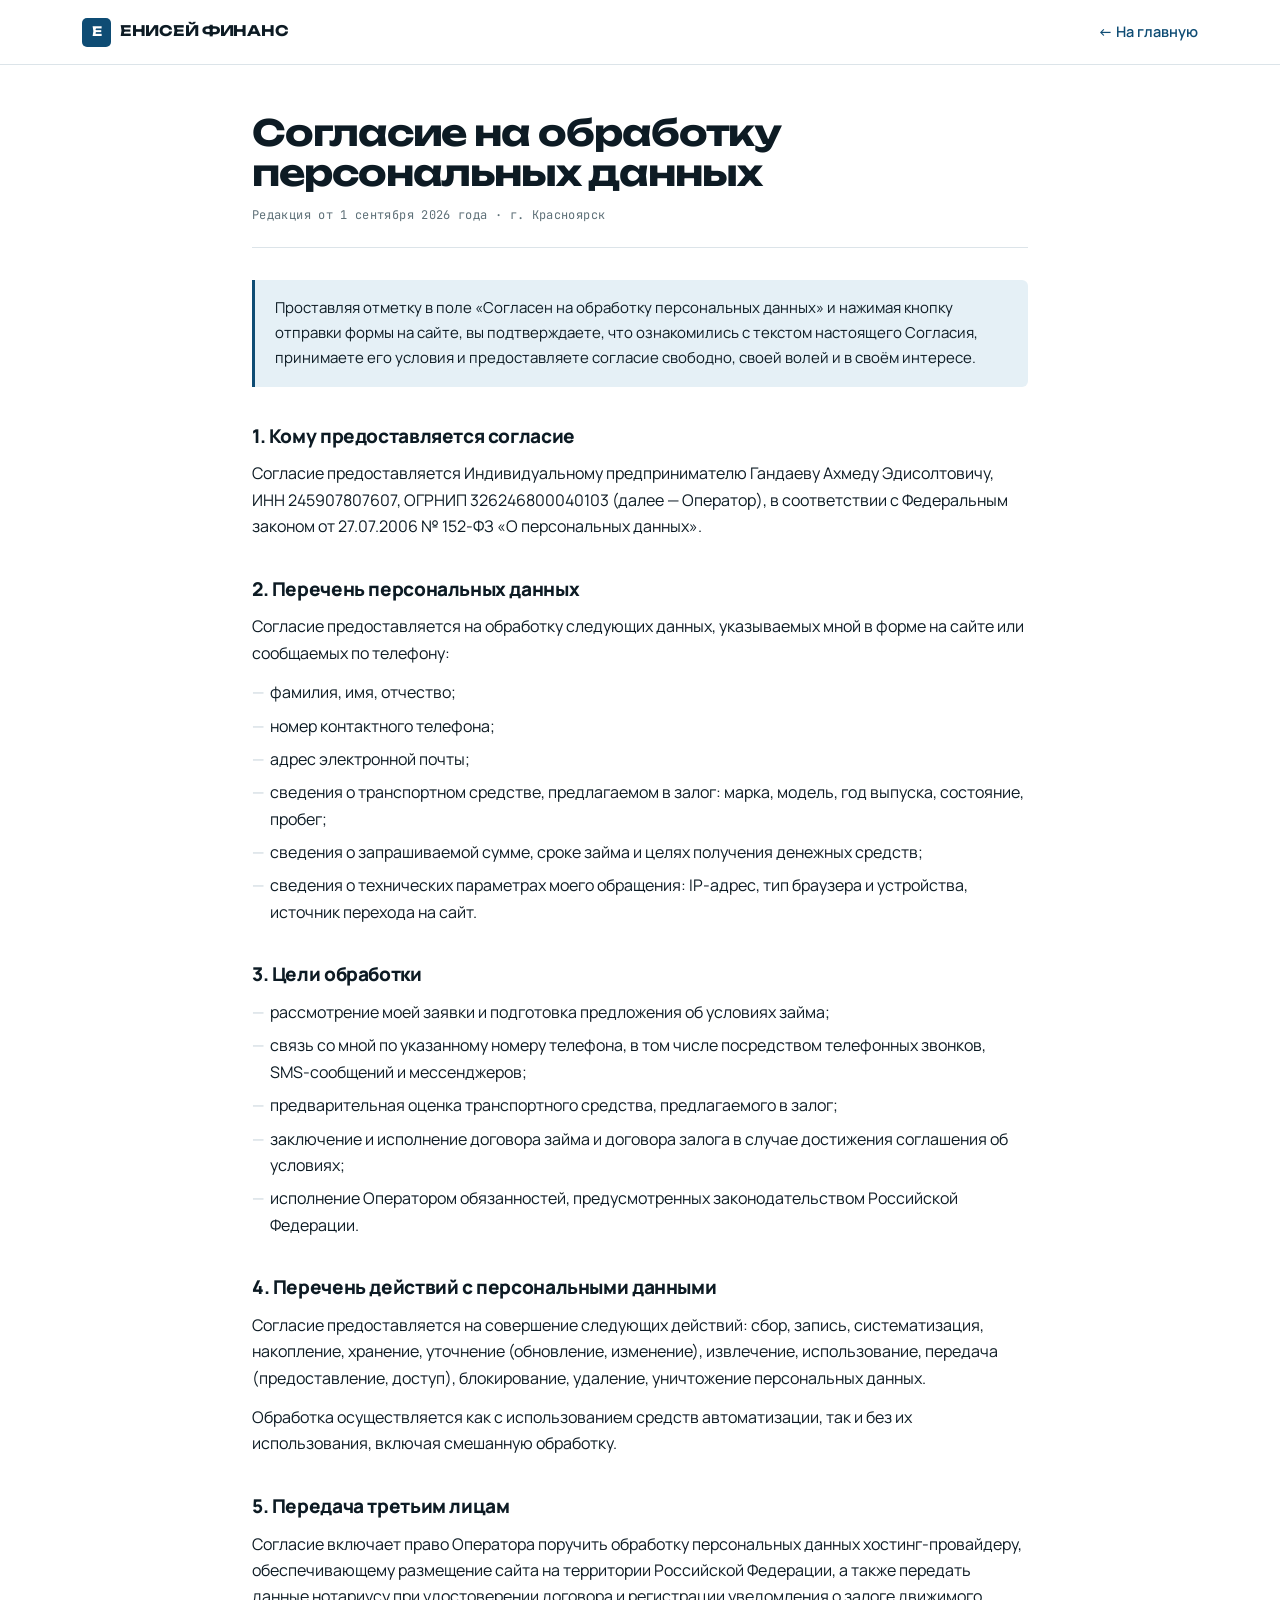
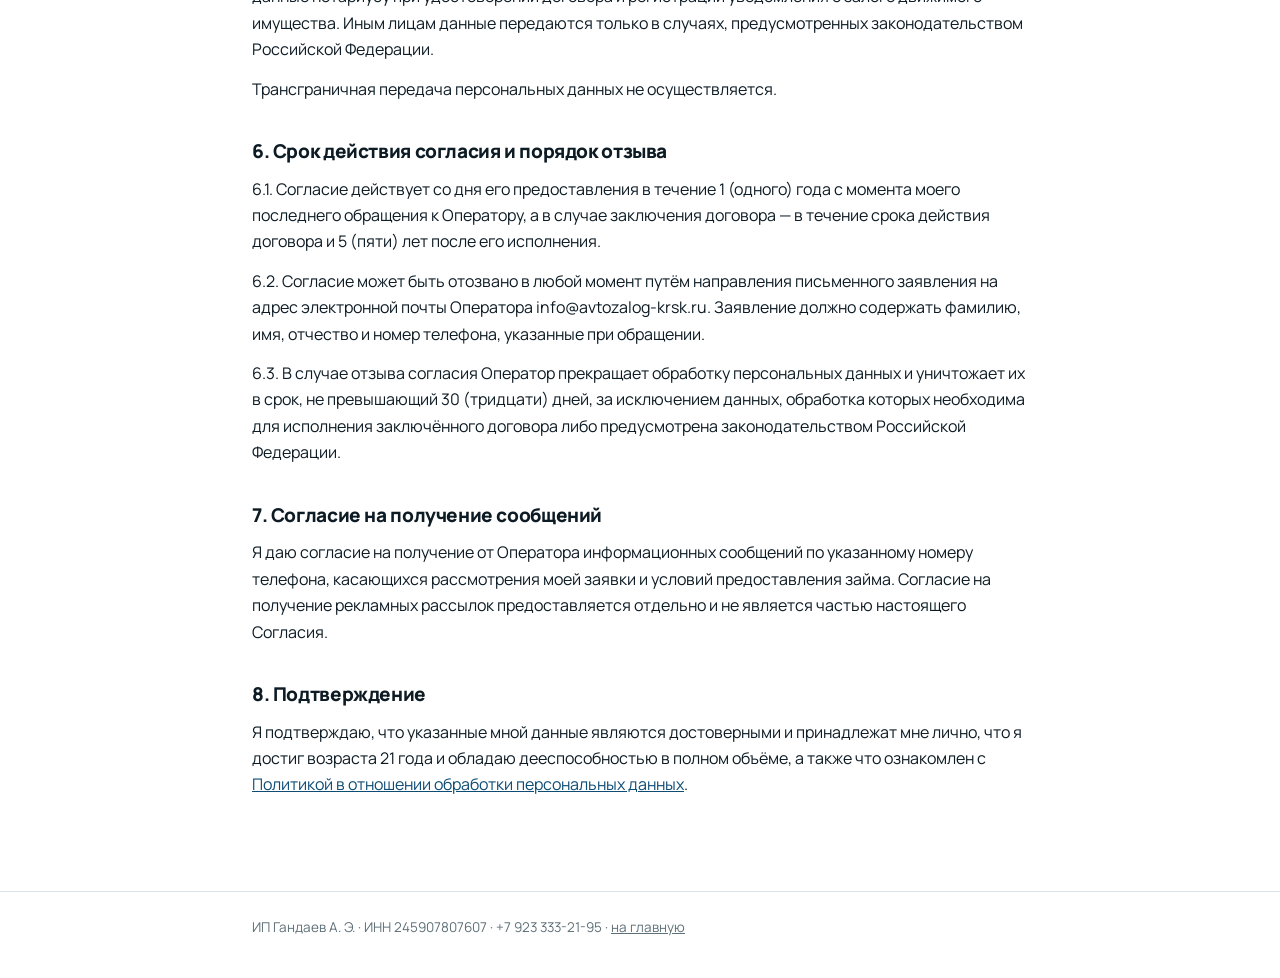
<file: consent.html>
<!DOCTYPE html>
<html lang="ru">
<head>
<meta charset="utf-8">
<meta name="viewport" content="width=device-width, initial-scale=1">
<title>Согласие на обработку персональных данных — Енисей Финанс</title>
<script>if(location.protocol==="http:"&&/(^|\.)avtozalog-krsk\.ru$/.test(location.hostname))location.replace("https://"+location.host+location.pathname+location.search+location.hash);</script>
<meta name="description" content="Текст согласия на обработку персональных данных, которое принимается при отправке заявки на займ под залог автомобиля.">
<meta name="robots" content="noindex, follow">
<link rel="preconnect" href="https://fonts.googleapis.com">
<link rel="preconnect" href="https://fonts.gstatic.com" crossorigin>
<link rel="stylesheet" href="https://fonts.googleapis.com/css2?family=Unbounded:wght@700&family=Manrope:wght@400;600;700;800&family=JetBrains+Mono:wght@400&display=swap">
<link rel="canonical" href="https://avtozalog-krsk.ru/consent.html">
<link rel="icon" href="/favicon.ico" sizes="32x32">
<link rel="icon" href="/favicon.svg" type="image/svg+xml">
<link rel="apple-touch-icon" href="/apple-touch-icon.png">
<meta name="theme-color" content="#0E4C74">
<link rel="stylesheet" href="docs.css">
</head>
<body>

<div class="dochead">
  <div class="wrap">
    <a class="logo" href="index.html">
      <span class="logo-mark">Е</span>
      <span class="logo-text">ЕНИСЕЙ ФИНАНС</span>
    </a>
    <a class="back" href="index.html">← На главную</a>
  </div>
</div>

<main>
<div class="wrap">

  <h1>Согласие на обработку персональных данных</h1>
  <p class="doc-meta">Редакция от 1 сентября 2026 года · г. Красноярск</p>

  <div class="note">
    <p>Проставляя отметку в поле «Согласен на обработку персональных данных» и нажимая кнопку отправки формы на сайте, вы подтверждаете, что ознакомились с текстом настоящего Согласия, принимаете его условия и предоставляете согласие свободно, своей волей и в своём интересе.</p>
  </div>

  <h2>1. Кому предоставляется согласие</h2>
  <p>Согласие предоставляется Индивидуальному предпринимателю Гандаеву Ахмеду Эдисолтовичу, ИНН 245907807607, ОГРНИП 326246800040103 (далее — Оператор), в соответствии с Федеральным законом от 27.07.2006 № 152-ФЗ «О персональных данных».</p>

  <h2>2. Перечень персональных данных</h2>
  <p>Согласие предоставляется на обработку следующих данных, указываемых мной в форме на сайте или сообщаемых по телефону:</p>
  <ul class="dash">
    <li>фамилия, имя, отчество;</li>
    <li>номер контактного телефона;</li>
    <li>адрес электронной почты;</li>
    <li>сведения о транспортном средстве, предлагаемом в залог: марка, модель, год выпуска, состояние, пробег;</li>
    <li>сведения о запрашиваемой сумме, сроке займа и целях получения денежных средств;</li>
    <li>сведения о технических параметрах моего обращения: IP-адрес, тип браузера и устройства, источник перехода на сайт.</li>
  </ul>

  <h2>3. Цели обработки</h2>
  <ul class="dash">
    <li>рассмотрение моей заявки и подготовка предложения об условиях займа;</li>
    <li>связь со мной по указанному номеру телефона, в том числе посредством телефонных звонков, SMS-сообщений и мессенджеров;</li>
    <li>предварительная оценка транспортного средства, предлагаемого в залог;</li>
    <li>заключение и исполнение договора займа и договора залога в случае достижения соглашения об условиях;</li>
    <li>исполнение Оператором обязанностей, предусмотренных законодательством Российской Федерации.</li>
  </ul>

  <h2>4. Перечень действий с персональными данными</h2>
  <p>Согласие предоставляется на совершение следующих действий: сбор, запись, систематизация, накопление, хранение, уточнение (обновление, изменение), извлечение, использование, передача (предоставление, доступ), блокирование, удаление, уничтожение персональных данных.</p>
  <p>Обработка осуществляется как с использованием средств автоматизации, так и без их использования, включая смешанную обработку.</p>

  <h2>5. Передача третьим лицам</h2>
  <p>Согласие включает право Оператора поручить обработку персональных данных хостинг-провайдеру, обеспечивающему размещение сайта на территории Российской Федерации, а также передать данные нотариусу при удостоверении договора и регистрации уведомления о залоге движимого имущества. Иным лицам данные передаются только в случаях, предусмотренных законодательством Российской Федерации.</p>
  <p>Трансграничная передача персональных данных не осуществляется.</p>

  <h2>6. Срок действия согласия и порядок отзыва</h2>
  <p>6.1. Согласие действует со дня его предоставления в течение 1 (одного) года с момента моего последнего обращения к Оператору, а в случае заключения договора — в течение срока действия договора и 5 (пяти) лет после его исполнения.</p>
  <p>6.2. Согласие может быть отозвано в любой момент путём направления письменного заявления на адрес электронной почты Оператора info@avtozalog-krsk.ru. Заявление должно содержать фамилию, имя, отчество и номер телефона, указанные при обращении.</p>
  <p>6.3. В случае отзыва согласия Оператор прекращает обработку персональных данных и уничтожает их в срок, не превышающий 30 (тридцати) дней, за исключением данных, обработка которых необходима для исполнения заключённого договора либо предусмотрена законодательством Российской Федерации.</p>

  <h2>7. Согласие на получение сообщений</h2>
  <p>Я даю согласие на получение от Оператора информационных сообщений по указанному номеру телефона, касающихся рассмотрения моей заявки и условий предоставления займа. Согласие на получение рекламных рассылок предоставляется отдельно и не является частью настоящего Согласия.</p>

  <h2>8. Подтверждение</h2>
  <p>Я подтверждаю, что указанные мной данные являются достоверными и принадлежат мне лично, что я достиг возраста 21 года и обладаю дееспособностью в полном объёме, а также что ознакомлен с <a href="privacy.html">Политикой в отношении обработки персональных данных</a>.</p>

</div>
</main>

<footer>
  <div class="wrap">
    ИП Гандаев А. Э. · ИНН 245907807607 · +7 923 333-21-95 · <a href="index.html">на главную</a>
  </div>
</footer>

</body>
</html>
</file>
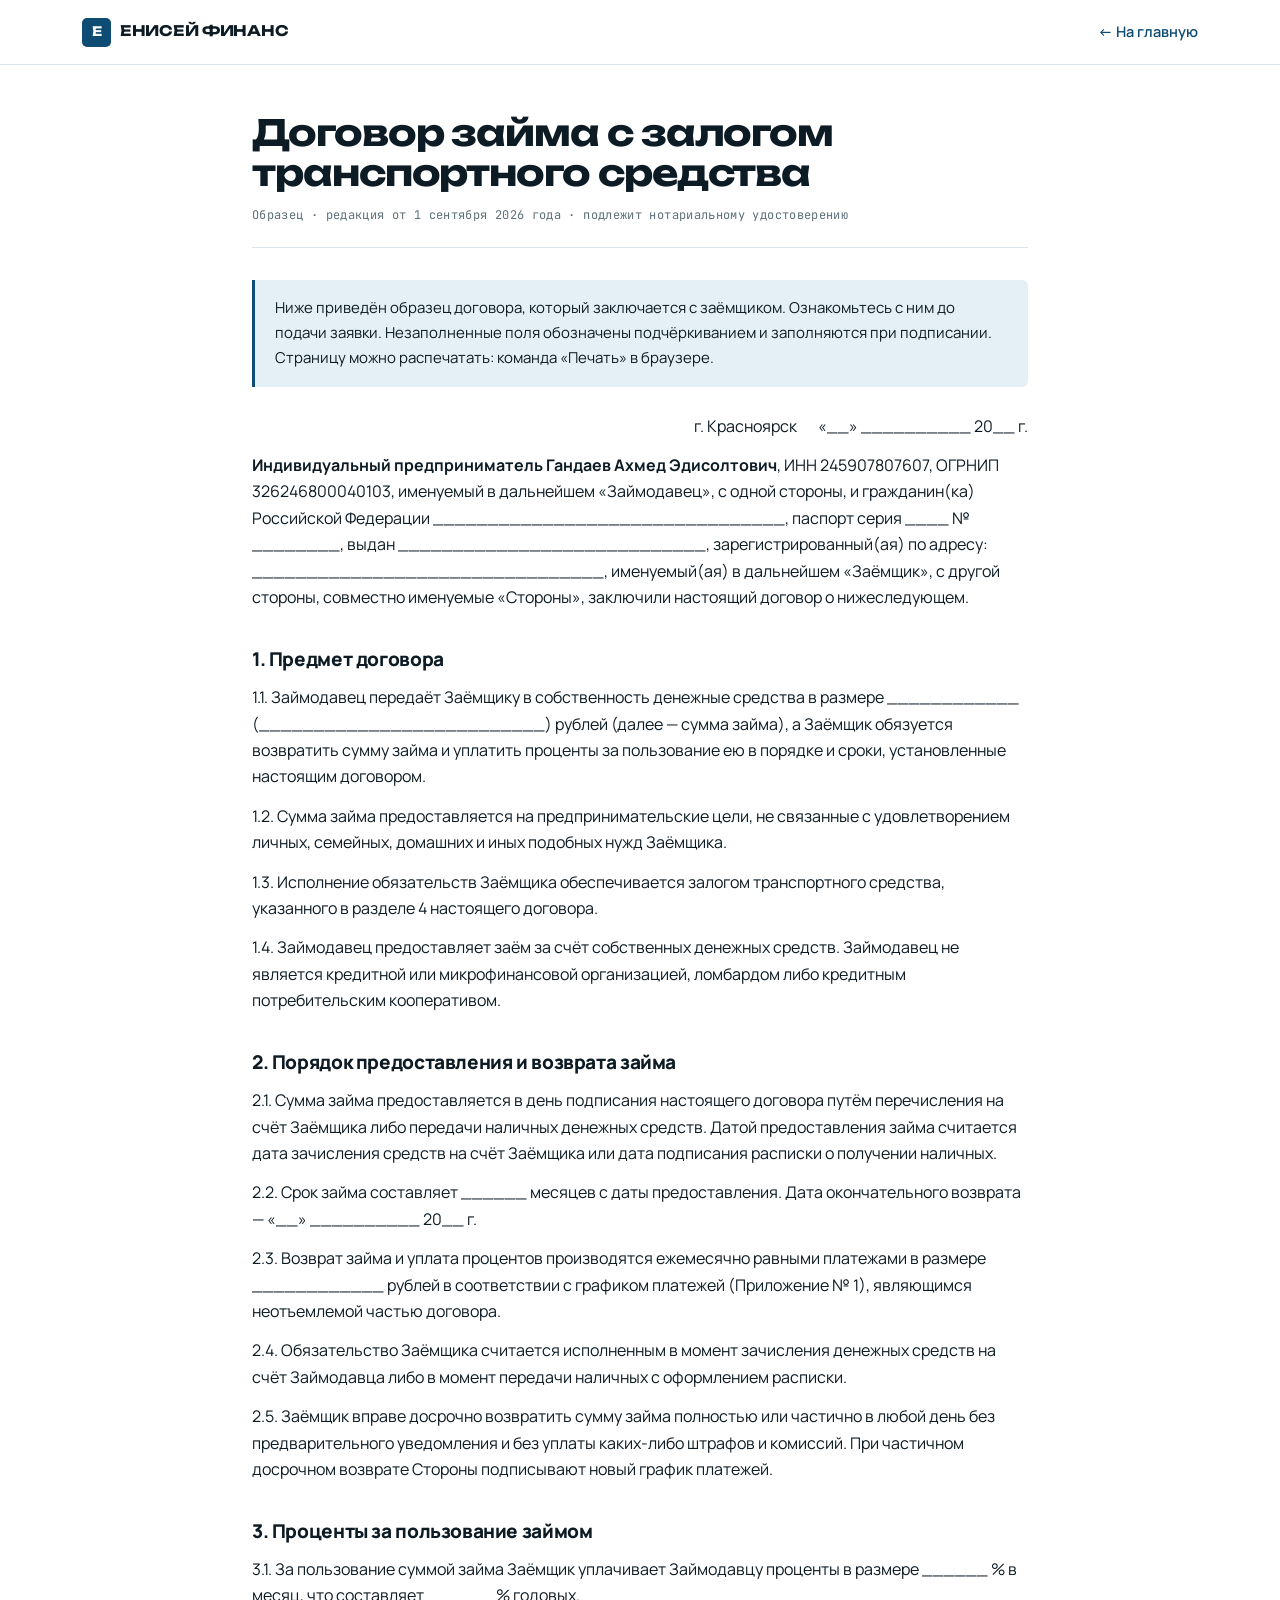
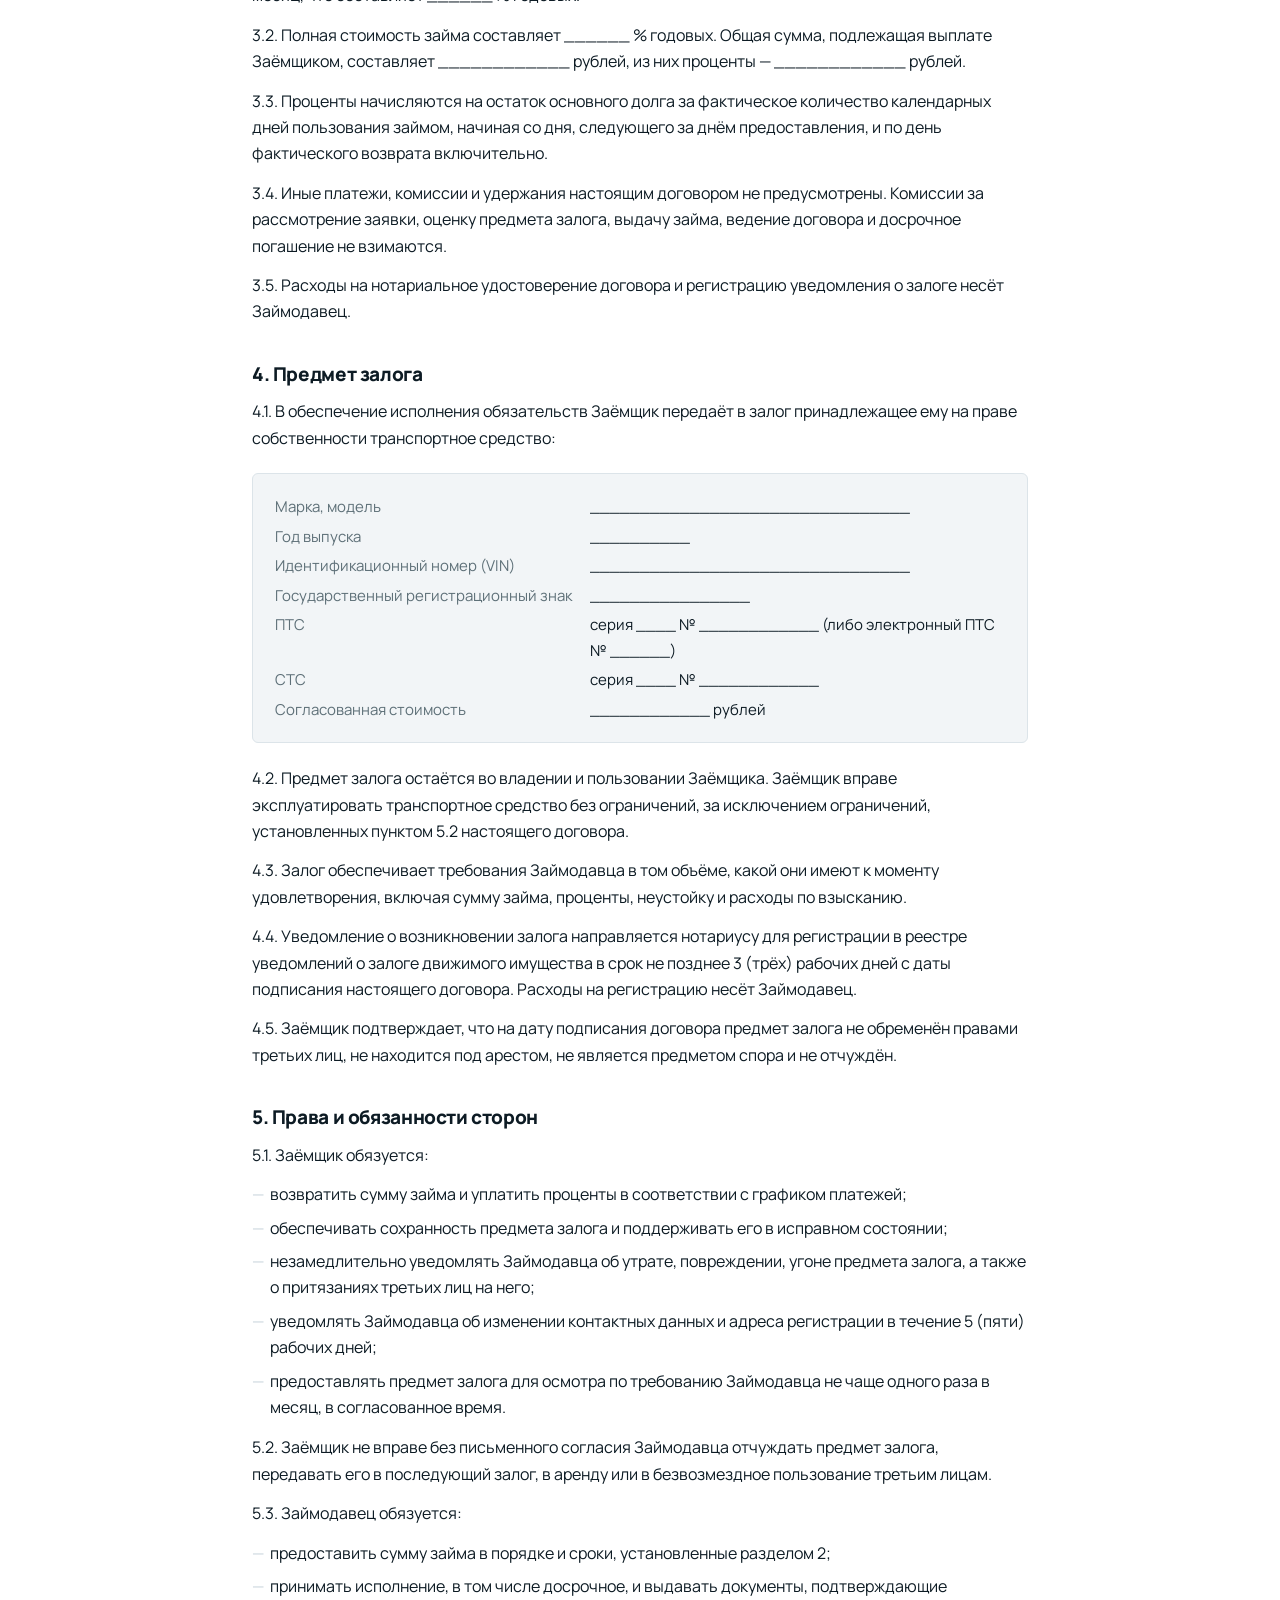
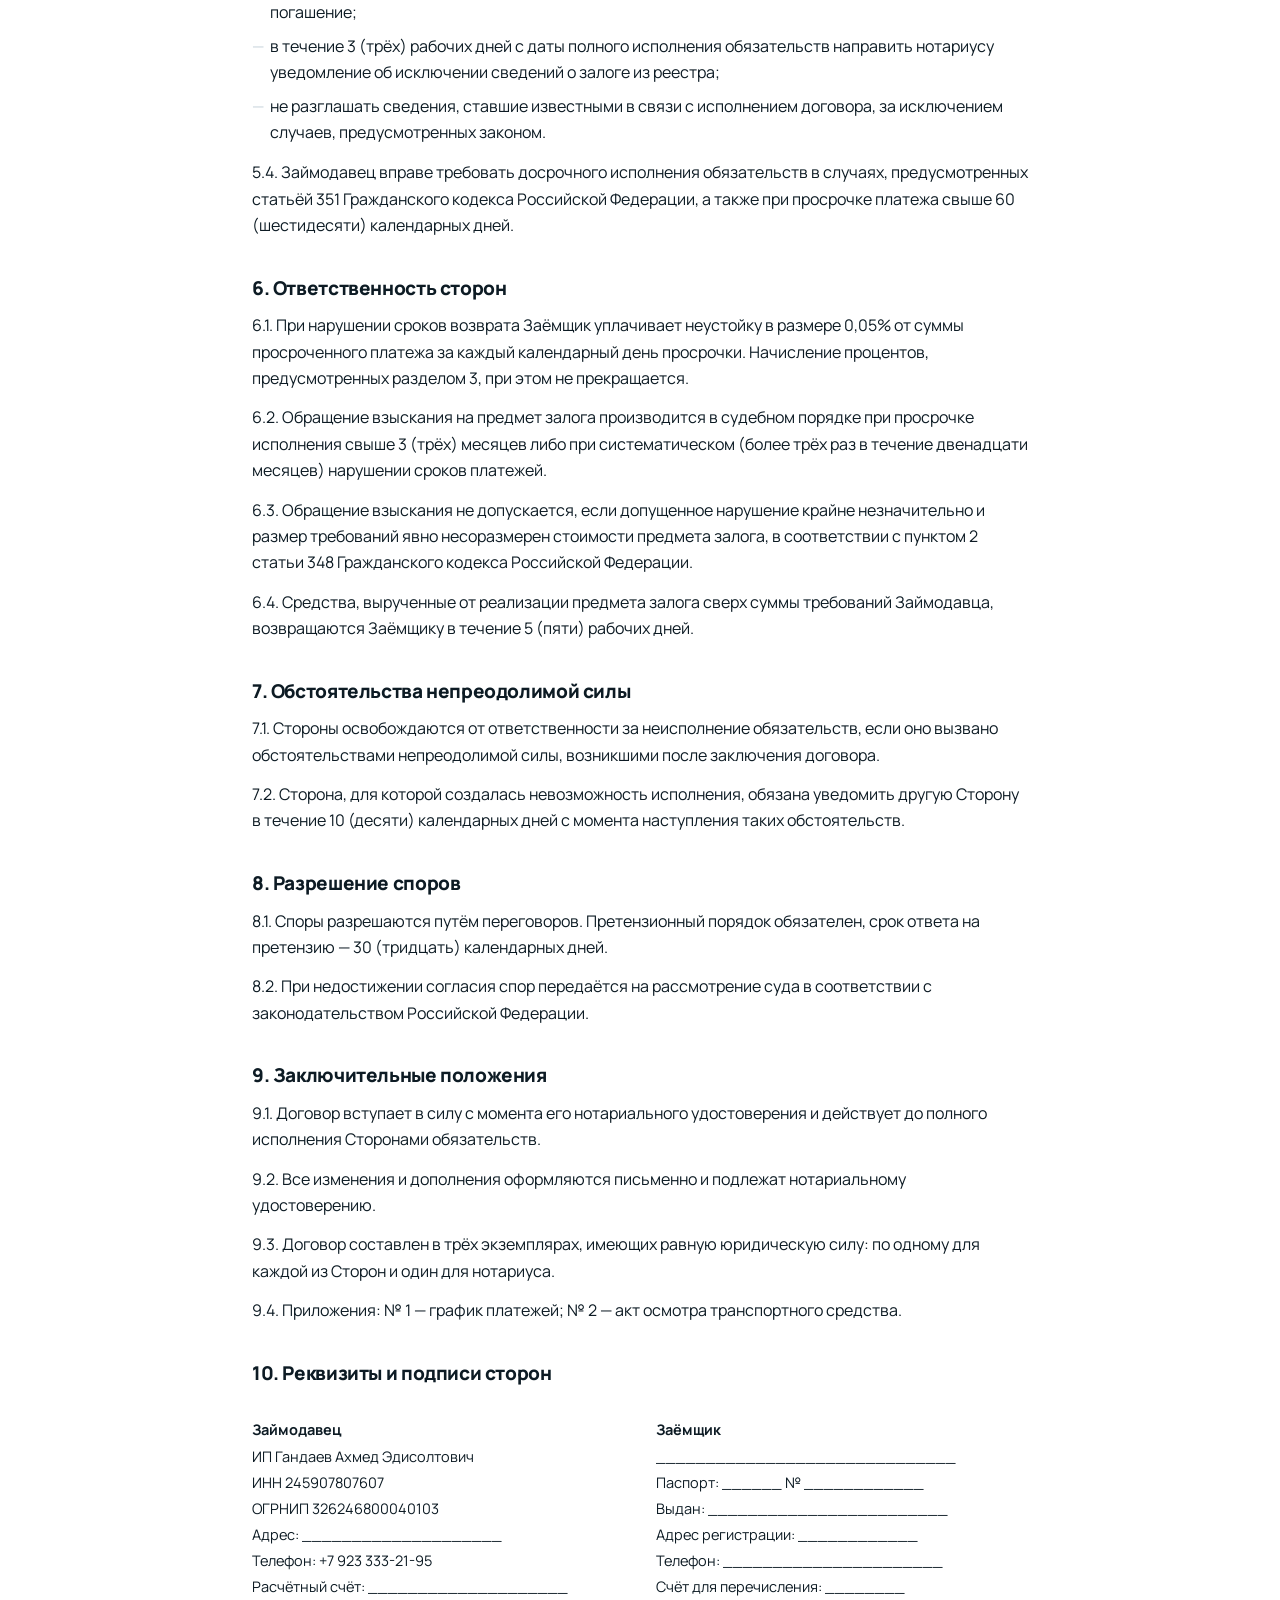
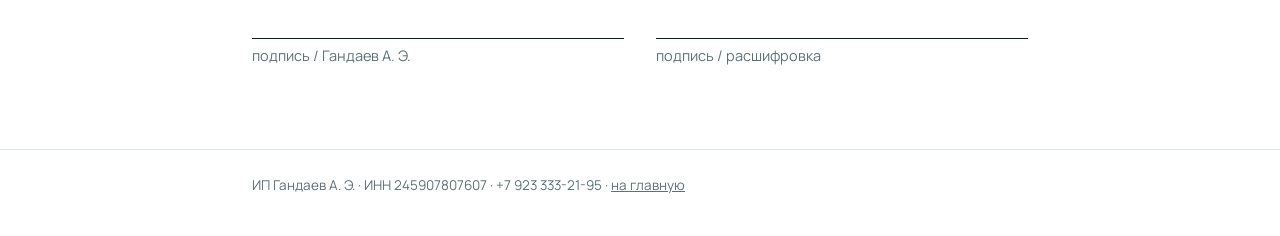
<file: dogovor.html>
<!DOCTYPE html>
<html lang="ru">
<head>
<meta charset="utf-8">
<meta name="viewport" content="width=device-width, initial-scale=1">
<title>Образец договора займа с залогом транспортного средства — Енисей Финанс</title>
<script>if(location.protocol==="http:"&&/(^|\.)avtozalog-krsk\.ru$/.test(location.hostname))location.replace("https://"+location.host+location.pathname+location.search+location.hash);</script>
<meta name="description" content="Образец договора займа с залогом транспортного средства: сумма и проценты, порядок возврата, права сторон, обращение взыскания.">
<meta name="robots" content="index, follow">
<link rel="preconnect" href="https://fonts.googleapis.com">
<link rel="preconnect" href="https://fonts.gstatic.com" crossorigin>
<link rel="stylesheet" href="https://fonts.googleapis.com/css2?family=Unbounded:wght@700&family=Manrope:wght@400;600;700;800&family=JetBrains+Mono:wght@400&display=swap">
<link rel="canonical" href="https://avtozalog-krsk.ru/dogovor.html">
<link rel="icon" href="/favicon.ico" sizes="32x32">
<link rel="icon" href="/favicon.svg" type="image/svg+xml">
<link rel="apple-touch-icon" href="/apple-touch-icon.png">
<meta name="theme-color" content="#0E4C74">
<link rel="stylesheet" href="docs.css">
</head>
<body>

<div class="dochead">
  <div class="wrap">
    <a class="logo" href="index.html">
      <span class="logo-mark">Е</span>
      <span class="logo-text">ЕНИСЕЙ ФИНАНС</span>
    </a>
    <a class="back" href="index.html">← На главную</a>
  </div>
</div>

<main>
<div class="wrap">

  <h1>Договор займа с залогом транспортного средства</h1>
  <p class="doc-meta">Образец · редакция от 1 сентября 2026 года · подлежит нотариальному удостоверению</p>

  <div class="note">
    <p>Ниже приведён образец договора, который заключается с заёмщиком. Ознакомьтесь с ним до подачи заявки. Незаполненные поля обозначены подчёркиванием и заполняются при подписании. Страницу можно распечатать: команда «Печать» в браузере.</p>
  </div>

  <p style="text-align:right;margin-top:26px">г. Красноярск &nbsp;&nbsp;&nbsp;&nbsp;&nbsp; «__» __________ 20__ г.</p>

  <p><strong>Индивидуальный предприниматель Гандаев Ахмед Эдисолтович</strong>, ИНН 245907807607, ОГРНИП 326246800040103, именуемый в дальнейшем «Займодавец», с одной стороны, и гражданин(ка) Российской Федерации ________________________________, паспорт серия ____ № ________, выдан ____________________________, зарегистрированный(ая) по адресу: ________________________________, именуемый(ая) в дальнейшем «Заёмщик», с другой стороны, совместно именуемые «Стороны», заключили настоящий договор о нижеследующем.</p>

  <h2>1. Предмет договора</h2>
  <p>1.1. Займодавец передаёт Заёмщику в собственность денежные средства в размере ____________ (__________________________) рублей (далее — сумма займа), а Заёмщик обязуется возвратить сумму займа и уплатить проценты за пользование ею в порядке и сроки, установленные настоящим договором.</p>
  <p>1.2. Сумма займа предоставляется на предпринимательские цели, не связанные с удовлетворением личных, семейных, домашних и иных подобных нужд Заёмщика.</p>
  <p>1.3. Исполнение обязательств Заёмщика обеспечивается залогом транспортного средства, указанного в разделе 4 настоящего договора.</p>
  <p>1.4. Займодавец предоставляет заём за счёт собственных денежных средств. Займодавец не является кредитной или микрофинансовой организацией, ломбардом либо кредитным потребительским кооперативом.</p>

  <h2>2. Порядок предоставления и возврата займа</h2>
  <p>2.1. Сумма займа предоставляется в день подписания настоящего договора путём перечисления на счёт Заёмщика либо передачи наличных денежных средств. Датой предоставления займа считается дата зачисления средств на счёт Заёмщика или дата подписания расписки о получении наличных.</p>
  <p>2.2. Срок займа составляет ______ месяцев с даты предоставления. Дата окончательного возврата — «__» __________ 20__ г.</p>
  <p>2.3. Возврат займа и уплата процентов производятся ежемесячно равными платежами в размере ____________ рублей в соответствии с графиком платежей (Приложение № 1), являющимся неотъемлемой частью договора.</p>
  <p>2.4. Обязательство Заёмщика считается исполненным в момент зачисления денежных средств на счёт Займодавца либо в момент передачи наличных с оформлением расписки.</p>
  <p>2.5. Заёмщик вправе досрочно возвратить сумму займа полностью или частично в любой день без предварительного уведомления и без уплаты каких-либо штрафов и комиссий. При частичном досрочном возврате Стороны подписывают новый график платежей.</p>

  <h2>3. Проценты за пользование займом</h2>
  <p>3.1. За пользование суммой займа Заёмщик уплачивает Займодавцу проценты в размере ______ % в месяц, что составляет ______ % годовых.</p>
  <p>3.2. Полная стоимость займа составляет ______ % годовых. Общая сумма, подлежащая выплате Заёмщиком, составляет ____________ рублей, из них проценты — ____________ рублей.</p>
  <p>3.3. Проценты начисляются на остаток основного долга за фактическое количество календарных дней пользования займом, начиная со дня, следующего за днём предоставления, и по день фактического возврата включительно.</p>
  <p>3.4. Иные платежи, комиссии и удержания настоящим договором не предусмотрены. Комиссии за рассмотрение заявки, оценку предмета залога, выдачу займа, ведение договора и досрочное погашение не взимаются.</p>
  <p>3.5. Расходы на нотариальное удостоверение договора и регистрацию уведомления о залоге несёт Займодавец.</p>

  <h2>4. Предмет залога</h2>
  <p>4.1. В обеспечение исполнения обязательств Заёмщик передаёт в залог принадлежащее ему на праве собственности транспортное средство:</p>
  <div class="req">
    <dl>
      <dt>Марка, модель</dt><dd>________________________________</dd>
      <dt>Год выпуска</dt><dd>__________</dd>
      <dt>Идентификационный номер (VIN)</dt><dd>________________________________</dd>
      <dt>Государственный регистрационный знак</dt><dd>________________</dd>
      <dt>ПТС</dt><dd>серия ____ № ____________ (либо электронный ПТС № ______)</dd>
      <dt>СТС</dt><dd>серия ____ № ____________</dd>
      <dt>Согласованная стоимость</dt><dd>____________ рублей</dd>
    </dl>
  </div>
  <p>4.2. Предмет залога остаётся во владении и пользовании Заёмщика. Заёмщик вправе эксплуатировать транспортное средство без ограничений, за исключением ограничений, установленных пунктом 5.2 настоящего договора.</p>
  <p>4.3. Залог обеспечивает требования Займодавца в том объёме, какой они имеют к моменту удовлетворения, включая сумму займа, проценты, неустойку и расходы по взысканию.</p>
  <p>4.4. Уведомление о возникновении залога направляется нотариусу для регистрации в реестре уведомлений о залоге движимого имущества в срок не позднее 3 (трёх) рабочих дней с даты подписания настоящего договора. Расходы на регистрацию несёт Займодавец.</p>
  <p>4.5. Заёмщик подтверждает, что на дату подписания договора предмет залога не обременён правами третьих лиц, не находится под арестом, не является предметом спора и не отчуждён.</p>

  <h2>5. Права и обязанности сторон</h2>
  <p>5.1. Заёмщик обязуется:</p>
  <ul class="dash">
    <li>возвратить сумму займа и уплатить проценты в соответствии с графиком платежей;</li>
    <li>обеспечивать сохранность предмета залога и поддерживать его в исправном состоянии;</li>
    <li>незамедлительно уведомлять Займодавца об утрате, повреждении, угоне предмета залога, а также о притязаниях третьих лиц на него;</li>
    <li>уведомлять Займодавца об изменении контактных данных и адреса регистрации в течение 5 (пяти) рабочих дней;</li>
    <li>предоставлять предмет залога для осмотра по требованию Займодавца не чаще одного раза в месяц, в согласованное время.</li>
  </ul>
  <p>5.2. Заёмщик не вправе без письменного согласия Займодавца отчуждать предмет залога, передавать его в последующий залог, в аренду или в безвозмездное пользование третьим лицам.</p>
  <p>5.3. Займодавец обязуется:</p>
  <ul class="dash">
    <li>предоставить сумму займа в порядке и сроки, установленные разделом 2;</li>
    <li>принимать исполнение, в том числе досрочное, и выдавать документы, подтверждающие погашение;</li>
    <li>в течение 3 (трёх) рабочих дней с даты полного исполнения обязательств направить нотариусу уведомление об исключении сведений о залоге из реестра;</li>
    <li>не разглашать сведения, ставшие известными в связи с исполнением договора, за исключением случаев, предусмотренных законом.</li>
  </ul>
  <p>5.4. Займодавец вправе требовать досрочного исполнения обязательств в случаях, предусмотренных статьёй 351 Гражданского кодекса Российской Федерации, а также при просрочке платежа свыше 60 (шестидесяти) календарных дней.</p>

  <h2>6. Ответственность сторон</h2>
  <p>6.1. При нарушении сроков возврата Заёмщик уплачивает неустойку в размере 0,05% от суммы просроченного платежа за каждый календарный день просрочки. Начисление процентов, предусмотренных разделом 3, при этом не прекращается.</p>
  <p>6.2. Обращение взыскания на предмет залога производится в судебном порядке при просрочке исполнения свыше 3 (трёх) месяцев либо при систематическом (более трёх раз в течение двенадцати месяцев) нарушении сроков платежей.</p>
  <p>6.3. Обращение взыскания не допускается, если допущенное нарушение крайне незначительно и размер требований явно несоразмерен стоимости предмета залога, в соответствии с пунктом 2 статьи 348 Гражданского кодекса Российской Федерации.</p>
  <p>6.4. Средства, вырученные от реализации предмета залога сверх суммы требований Займодавца, возвращаются Заёмщику в течение 5 (пяти) рабочих дней.</p>

  <h2>7. Обстоятельства непреодолимой силы</h2>
  <p>7.1. Стороны освобождаются от ответственности за неисполнение обязательств, если оно вызвано обстоятельствами непреодолимой силы, возникшими после заключения договора.</p>
  <p>7.2. Сторона, для которой создалась невозможность исполнения, обязана уведомить другую Сторону в течение 10 (десяти) календарных дней с момента наступления таких обстоятельств.</p>

  <h2>8. Разрешение споров</h2>
  <p>8.1. Споры разрешаются путём переговоров. Претензионный порядок обязателен, срок ответа на претензию — 30 (тридцать) календарных дней.</p>
  <p>8.2. При недостижении согласия спор передаётся на рассмотрение суда в соответствии с законодательством Российской Федерации.</p>

  <h2>9. Заключительные положения</h2>
  <p>9.1. Договор вступает в силу с момента его нотариального удостоверения и действует до полного исполнения Сторонами обязательств.</p>
  <p>9.2. Все изменения и дополнения оформляются письменно и подлежат нотариальному удостоверению.</p>
  <p>9.3. Договор составлен в трёх экземплярах, имеющих равную юридическую силу: по одному для каждой из Сторон и один для нотариуса.</p>
  <p>9.4. Приложения: № 1 — график платежей; № 2 — акт осмотра транспортного средства.</p>

  <h2>10. Реквизиты и подписи сторон</h2>
  <div class="sign">
    <div>
      <strong>Займодавец</strong>
      <p>ИП Гандаев Ахмед Эдисолтович<br>
      ИНН 245907807607<br>
      ОГРНИП 326246800040103<br>
      Адрес: ____________________<br>
      Телефон: +7 923 333-21-95<br>
      Расчётный счёт: ____________________</p>
      <span class="line"></span>
      <span class="fill">подпись / Гандаев А. Э.</span>
    </div>
    <div>
      <strong>Заёмщик</strong>
      <p>______________________________<br>
      Паспорт: ______ № ____________<br>
      Выдан: ________________________<br>
      Адрес регистрации: ____________<br>
      Телефон: ______________________<br>
      Счёт для перечисления: ________</p>
      <span class="line"></span>
      <span class="fill">подпись / расшифровка</span>
    </div>
  </div>

</div>
</main>

<footer>
  <div class="wrap">
    ИП Гандаев А. Э. · ИНН 245907807607 · +7 923 333-21-95 · <a href="index.html">на главную</a>
  </div>
</footer>

</body>
</html>
</file>
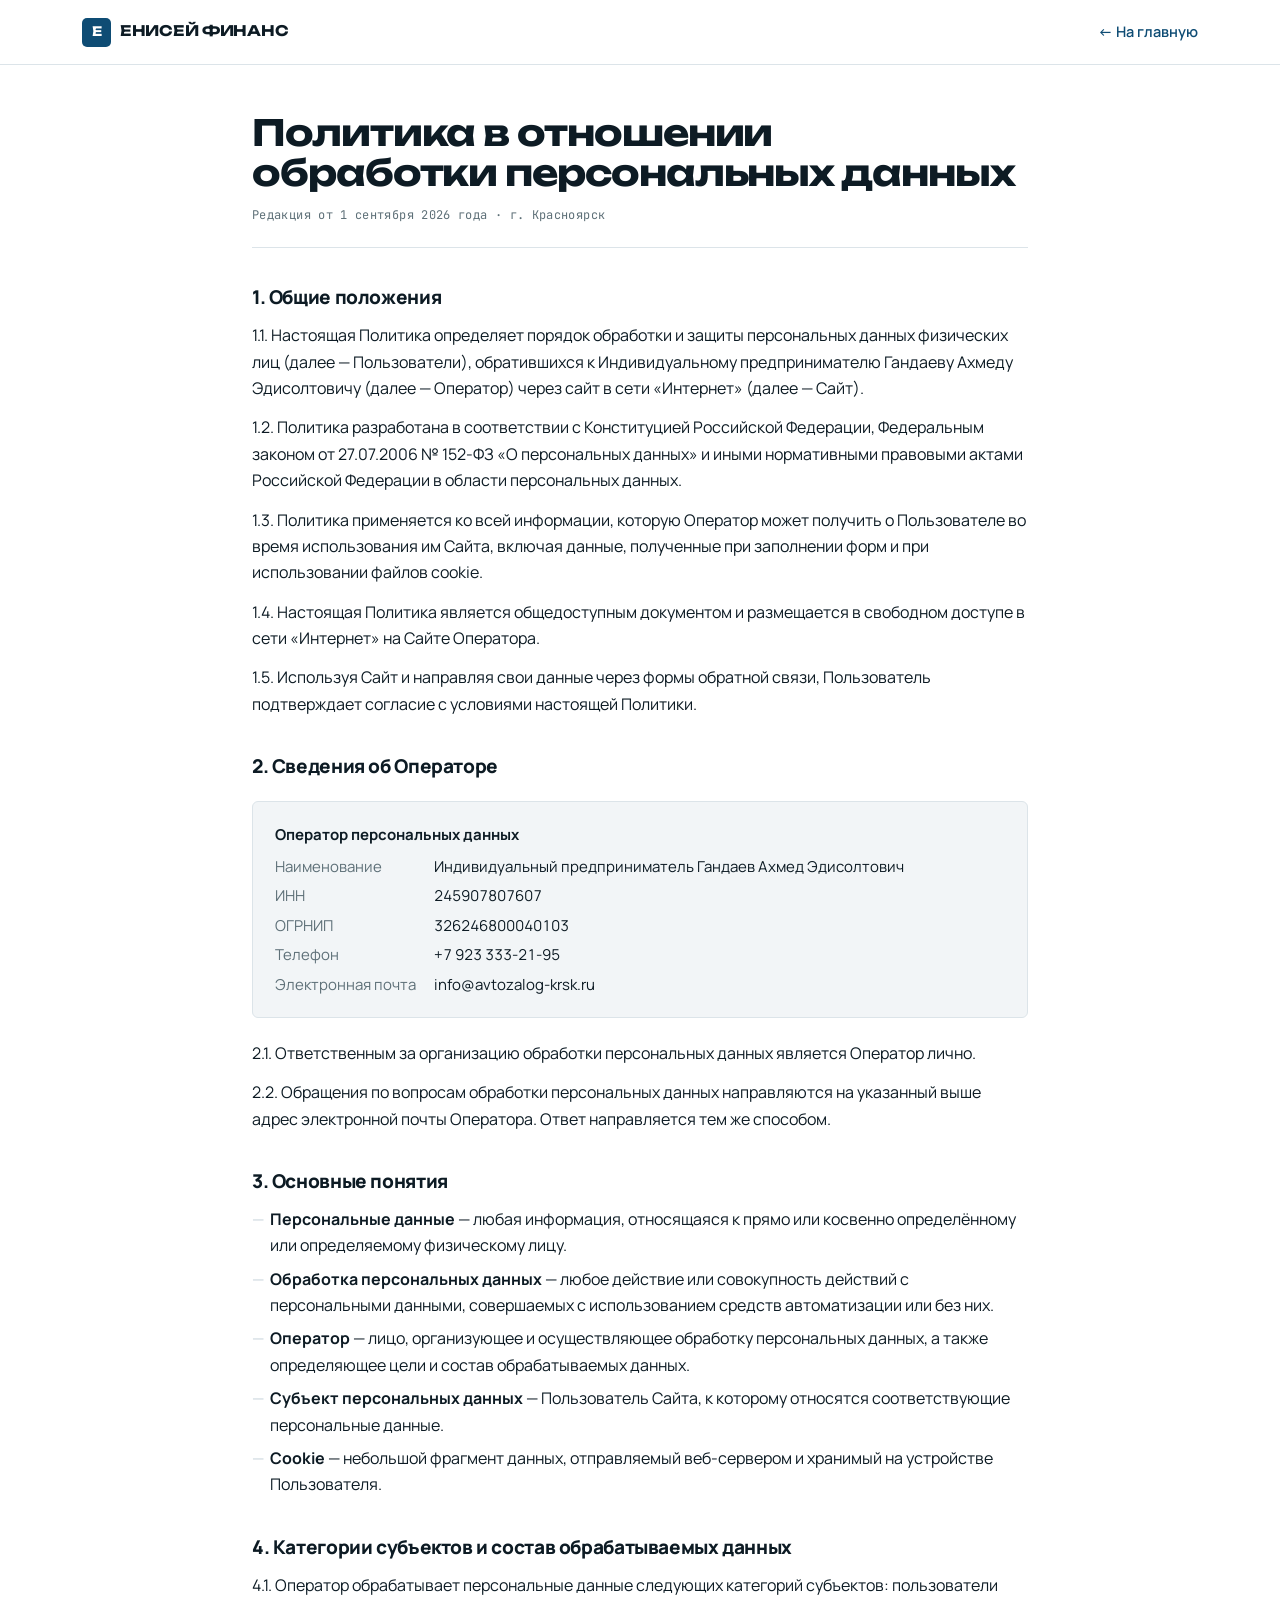
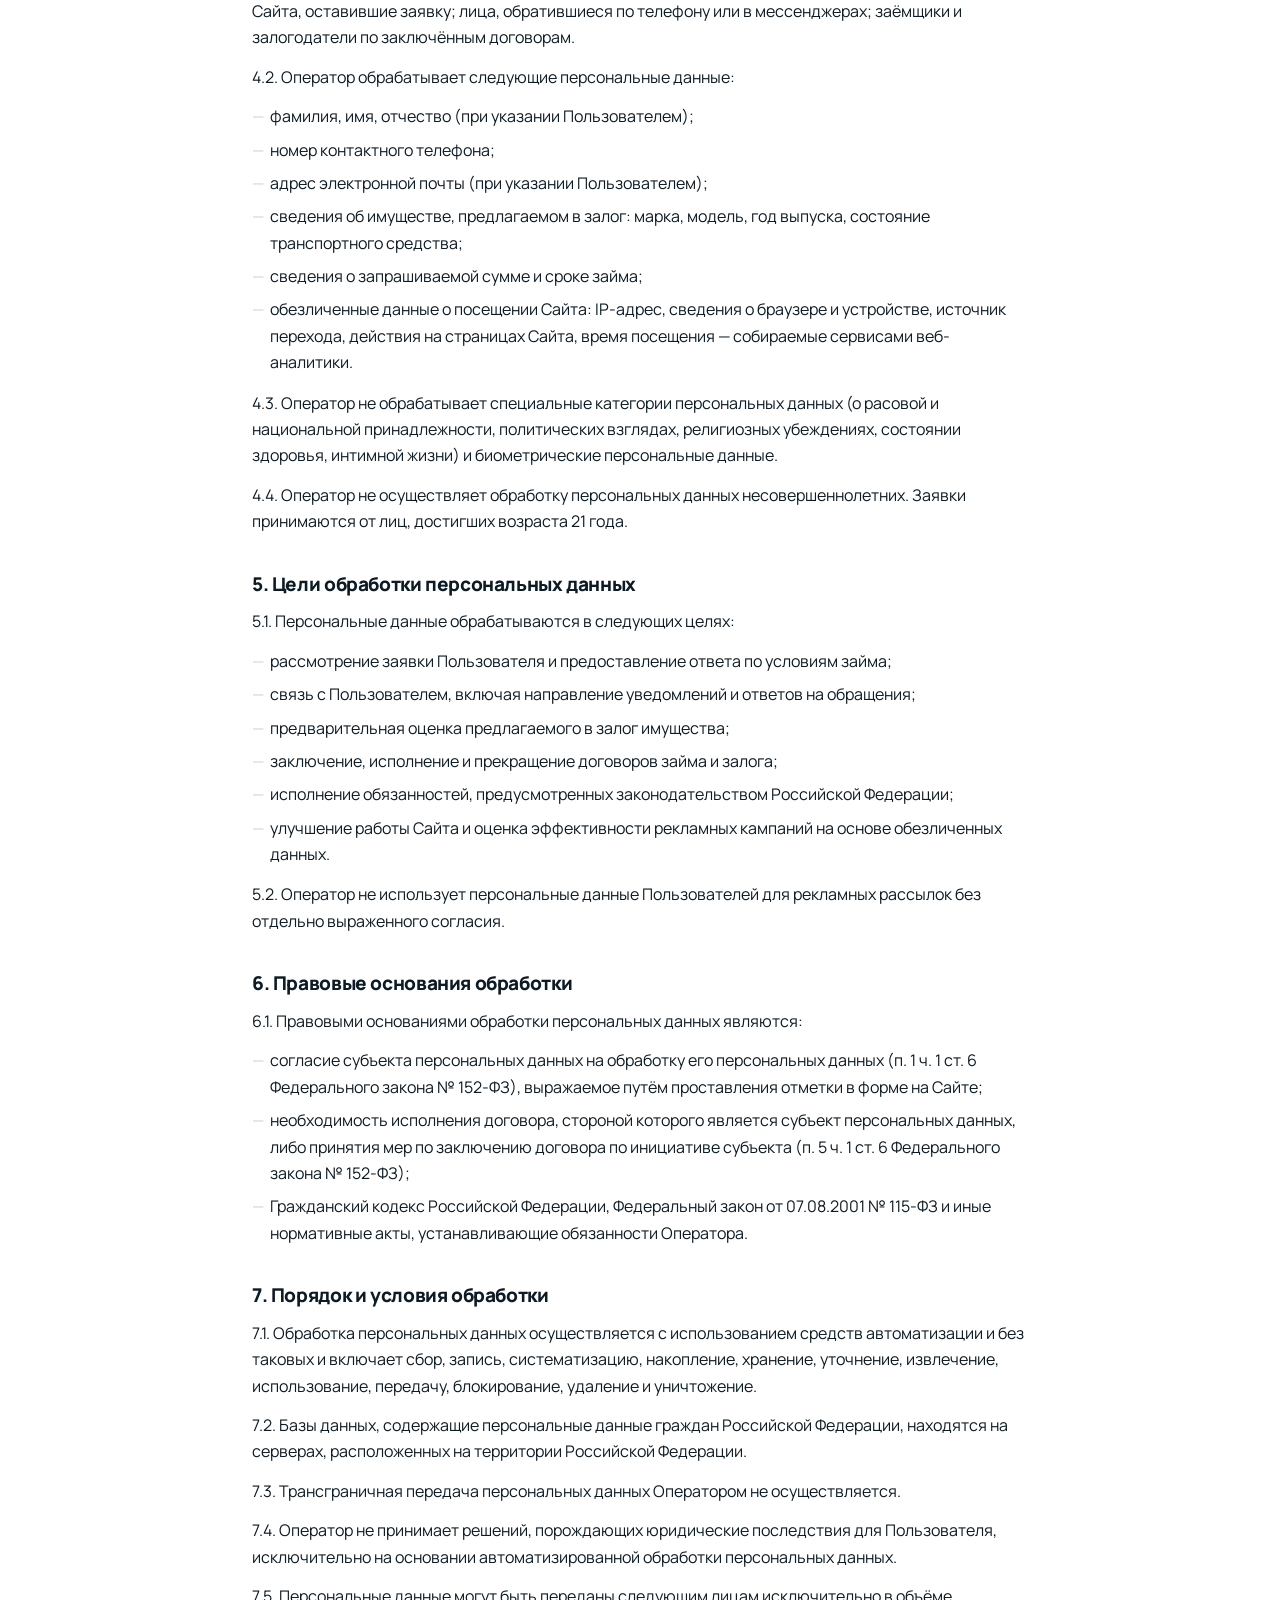
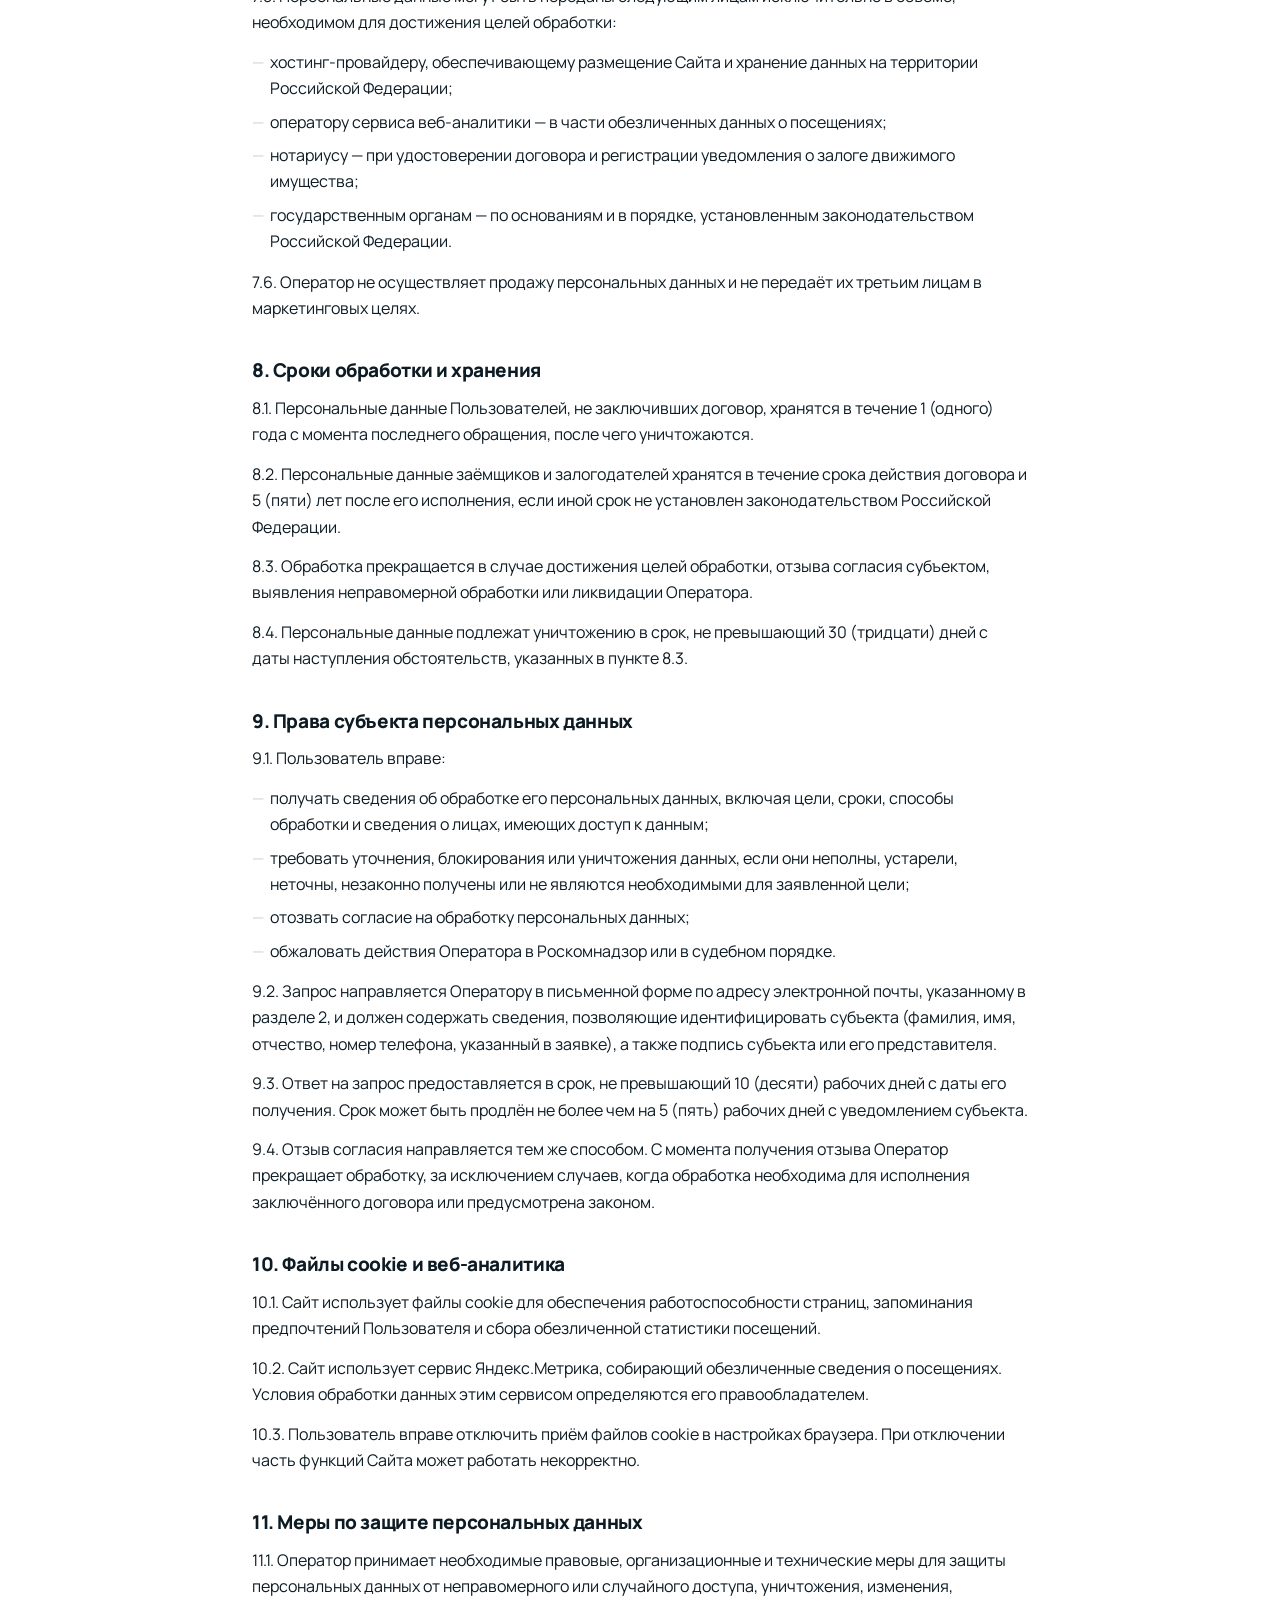
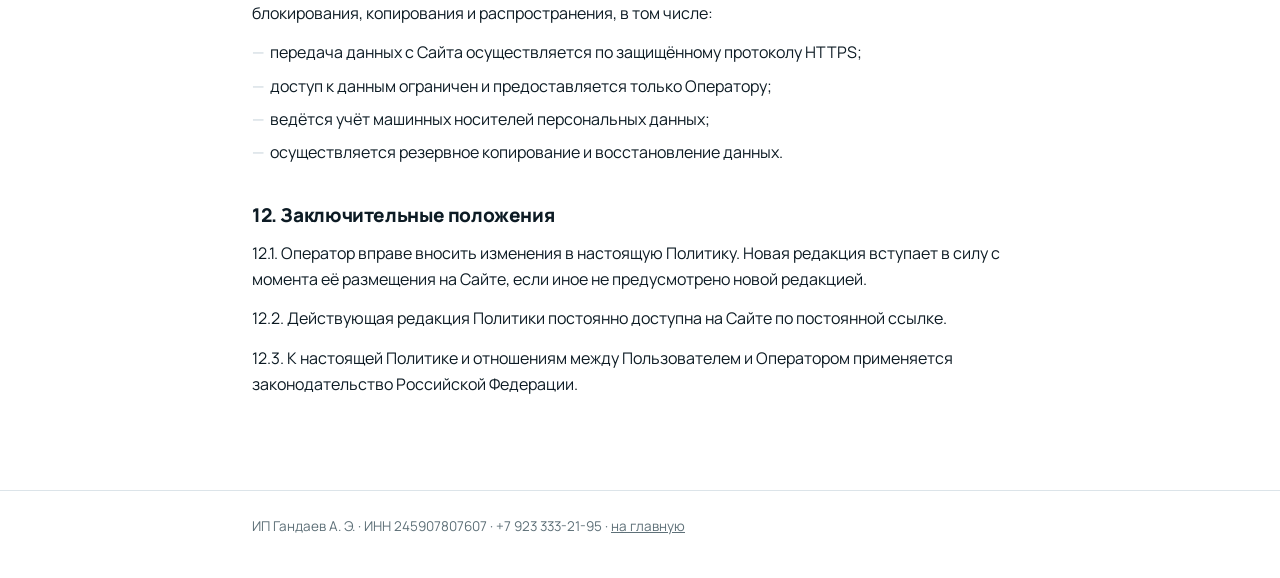
<file: privacy.html>
<!DOCTYPE html>
<html lang="ru">
<head>
<meta charset="utf-8">
<meta name="viewport" content="width=device-width, initial-scale=1">
<title>Политика обработки персональных данных — Енисей Финанс</title>
<script>if(location.protocol==="http:"&&/(^|\.)avtozalog-krsk\.ru$/.test(location.hostname))location.replace("https://"+location.host+location.pathname+location.search+location.hash);</script>
<meta name="description" content="Как ИП Гандаев А. Э. обрабатывает персональные данные посетителей сайта: цели и сроки хранения, права субъекта, порядок отзыва согласия.">
<meta name="robots" content="index, follow">
<link rel="preconnect" href="https://fonts.googleapis.com">
<link rel="preconnect" href="https://fonts.gstatic.com" crossorigin>
<link rel="stylesheet" href="https://fonts.googleapis.com/css2?family=Unbounded:wght@700&family=Manrope:wght@400;600;700;800&family=JetBrains+Mono:wght@400&display=swap">
<link rel="canonical" href="https://avtozalog-krsk.ru/privacy.html">
<link rel="icon" href="/favicon.ico" sizes="32x32">
<link rel="icon" href="/favicon.svg" type="image/svg+xml">
<link rel="apple-touch-icon" href="/apple-touch-icon.png">
<meta name="theme-color" content="#0E4C74">
<link rel="stylesheet" href="docs.css">
</head>
<body>

<div class="dochead">
  <div class="wrap">
    <a class="logo" href="index.html">
      <span class="logo-mark">Е</span>
      <span class="logo-text">ЕНИСЕЙ ФИНАНС</span>
    </a>
    <a class="back" href="index.html">← На главную</a>
  </div>
</div>

<main>
<div class="wrap">

  <h1>Политика в отношении обработки персональных данных</h1>
  <p class="doc-meta">Редакция от 1 сентября 2026 года · г. Красноярск</p>

  <h2>1. Общие положения</h2>
  <p>1.1. Настоящая Политика определяет порядок обработки и защиты персональных данных физических лиц (далее — Пользователи), обратившихся к Индивидуальному предпринимателю Гандаеву Ахмеду Эдисолтовичу (далее — Оператор) через сайт в сети «Интернет» (далее — Сайт).</p>
  <p>1.2. Политика разработана в соответствии с Конституцией Российской Федерации, Федеральным законом от 27.07.2006 № 152-ФЗ «О персональных данных» и иными нормативными правовыми актами Российской Федерации в области персональных данных.</p>
  <p>1.3. Политика применяется ко всей информации, которую Оператор может получить о Пользователе во время использования им Сайта, включая данные, полученные при заполнении форм и при использовании файлов cookie.</p>
  <p>1.4. Настоящая Политика является общедоступным документом и размещается в свободном доступе в сети «Интернет» на Сайте Оператора.</p>
  <p>1.5. Используя Сайт и направляя свои данные через формы обратной связи, Пользователь подтверждает согласие с условиями настоящей Политики.</p>

  <h2>2. Сведения об Операторе</h2>
  <div class="req">
    <b>Оператор персональных данных</b>
    <dl>
      <dt>Наименование</dt><dd>Индивидуальный предприниматель Гандаев Ахмед Эдисолтович</dd>
      <dt>ИНН</dt><dd>245907807607</dd>
      <dt>ОГРНИП</dt><dd>326246800040103</dd>

      <dt>Телефон</dt><dd>+7 923 333-21-95</dd>
      <dt>Электронная почта</dt><dd>info@avtozalog-krsk.ru</dd>
    </dl>
  </div>
  <p>2.1. Ответственным за организацию обработки персональных данных является Оператор лично.</p>
  <p>2.2. Обращения по вопросам обработки персональных данных направляются на указанный выше адрес электронной почты Оператора. Ответ направляется тем же способом.</p>

  <h2>3. Основные понятия</h2>
  <ul class="dash">
    <li><strong>Персональные данные</strong> — любая информация, относящаяся к прямо или косвенно определённому или определяемому физическому лицу.</li>
    <li><strong>Обработка персональных данных</strong> — любое действие или совокупность действий с персональными данными, совершаемых с использованием средств автоматизации или без них.</li>
    <li><strong>Оператор</strong> — лицо, организующее и осуществляющее обработку персональных данных, а также определяющее цели и состав обрабатываемых данных.</li>
    <li><strong>Субъект персональных данных</strong> — Пользователь Сайта, к которому относятся соответствующие персональные данные.</li>
    <li><strong>Cookie</strong> — небольшой фрагмент данных, отправляемый веб-сервером и хранимый на устройстве Пользователя.</li>
  </ul>

  <h2>4. Категории субъектов и состав обрабатываемых данных</h2>
  <p>4.1. Оператор обрабатывает персональные данные следующих категорий субъектов: пользователи Сайта, оставившие заявку; лица, обратившиеся по телефону или в мессенджерах; заёмщики и залогодатели по заключённым договорам.</p>
  <p>4.2. Оператор обрабатывает следующие персональные данные:</p>
  <ul class="dash">
    <li>фамилия, имя, отчество (при указании Пользователем);</li>
    <li>номер контактного телефона;</li>
    <li>адрес электронной почты (при указании Пользователем);</li>
    <li>сведения об имуществе, предлагаемом в залог: марка, модель, год выпуска, состояние транспортного средства;</li>
    <li>сведения о запрашиваемой сумме и сроке займа;</li>
    <li>обезличенные данные о посещении Сайта: IP-адрес, сведения о браузере и устройстве, источник перехода, действия на страницах Сайта, время посещения — собираемые сервисами веб-аналитики.</li>
  </ul>
  <p>4.3. Оператор не обрабатывает специальные категории персональных данных (о расовой и национальной принадлежности, политических взглядах, религиозных убеждениях, состоянии здоровья, интимной жизни) и биометрические персональные данные.</p>
  <p>4.4. Оператор не осуществляет обработку персональных данных несовершеннолетних. Заявки принимаются от лиц, достигших возраста 21 года.</p>

  <h2>5. Цели обработки персональных данных</h2>
  <p>5.1. Персональные данные обрабатываются в следующих целях:</p>
  <ul class="dash">
    <li>рассмотрение заявки Пользователя и предоставление ответа по условиям займа;</li>
    <li>связь с Пользователем, включая направление уведомлений и ответов на обращения;</li>
    <li>предварительная оценка предлагаемого в залог имущества;</li>
    <li>заключение, исполнение и прекращение договоров займа и залога;</li>
    <li>исполнение обязанностей, предусмотренных законодательством Российской Федерации;</li>
    <li>улучшение работы Сайта и оценка эффективности рекламных кампаний на основе обезличенных данных.</li>
  </ul>
  <p>5.2. Оператор не использует персональные данные Пользователей для рекламных рассылок без отдельно выраженного согласия.</p>

  <h2>6. Правовые основания обработки</h2>
  <p>6.1. Правовыми основаниями обработки персональных данных являются:</p>
  <ul class="dash">
    <li>согласие субъекта персональных данных на обработку его персональных данных (п. 1 ч. 1 ст. 6 Федерального закона № 152-ФЗ), выражаемое путём проставления отметки в форме на Сайте;</li>
    <li>необходимость исполнения договора, стороной которого является субъект персональных данных, либо принятия мер по заключению договора по инициативе субъекта (п. 5 ч. 1 ст. 6 Федерального закона № 152-ФЗ);</li>
    <li>Гражданский кодекс Российской Федерации, Федеральный закон от 07.08.2001 № 115-ФЗ и иные нормативные акты, устанавливающие обязанности Оператора.</li>
  </ul>

  <h2>7. Порядок и условия обработки</h2>
  <p>7.1. Обработка персональных данных осуществляется с использованием средств автоматизации и без таковых и включает сбор, запись, систематизацию, накопление, хранение, уточнение, извлечение, использование, передачу, блокирование, удаление и уничтожение.</p>
  <p>7.2. Базы данных, содержащие персональные данные граждан Российской Федерации, находятся на серверах, расположенных на территории Российской Федерации.</p>
  <p>7.3. Трансграничная передача персональных данных Оператором не осуществляется.</p>
  <p>7.4. Оператор не принимает решений, порождающих юридические последствия для Пользователя, исключительно на основании автоматизированной обработки персональных данных.</p>
  <p>7.5. Персональные данные могут быть переданы следующим лицам исключительно в объёме, необходимом для достижения целей обработки:</p>
  <ul class="dash">
    <li>хостинг-провайдеру, обеспечивающему размещение Сайта и хранение данных на территории Российской Федерации;</li>
    <li>оператору сервиса веб-аналитики — в части обезличенных данных о посещениях;</li>
    <li>нотариусу — при удостоверении договора и регистрации уведомления о залоге движимого имущества;</li>
    <li>государственным органам — по основаниям и в порядке, установленным законодательством Российской Федерации.</li>
  </ul>
  <p>7.6. Оператор не осуществляет продажу персональных данных и не передаёт их третьим лицам в маркетинговых целях.</p>

  <h2>8. Сроки обработки и хранения</h2>
  <p>8.1. Персональные данные Пользователей, не заключивших договор, хранятся в течение 1 (одного) года с момента последнего обращения, после чего уничтожаются.</p>
  <p>8.2. Персональные данные заёмщиков и залогодателей хранятся в течение срока действия договора и 5 (пяти) лет после его исполнения, если иной срок не установлен законодательством Российской Федерации.</p>
  <p>8.3. Обработка прекращается в случае достижения целей обработки, отзыва согласия субъектом, выявления неправомерной обработки или ликвидации Оператора.</p>
  <p>8.4. Персональные данные подлежат уничтожению в срок, не превышающий 30 (тридцати) дней с даты наступления обстоятельств, указанных в пункте 8.3.</p>

  <h2>9. Права субъекта персональных данных</h2>
  <p>9.1. Пользователь вправе:</p>
  <ul class="dash">
    <li>получать сведения об обработке его персональных данных, включая цели, сроки, способы обработки и сведения о лицах, имеющих доступ к данным;</li>
    <li>требовать уточнения, блокирования или уничтожения данных, если они неполны, устарели, неточны, незаконно получены или не являются необходимыми для заявленной цели;</li>
    <li>отозвать согласие на обработку персональных данных;</li>
    <li>обжаловать действия Оператора в Роскомнадзор или в судебном порядке.</li>
  </ul>
  <p>9.2. Запрос направляется Оператору в письменной форме по адресу электронной почты, указанному в разделе 2, и должен содержать сведения, позволяющие идентифицировать субъекта (фамилия, имя, отчество, номер телефона, указанный в заявке), а также подпись субъекта или его представителя.</p>
  <p>9.3. Ответ на запрос предоставляется в срок, не превышающий 10 (десяти) рабочих дней с даты его получения. Срок может быть продлён не более чем на 5 (пять) рабочих дней с уведомлением субъекта.</p>
  <p>9.4. Отзыв согласия направляется тем же способом. С момента получения отзыва Оператор прекращает обработку, за исключением случаев, когда обработка необходима для исполнения заключённого договора или предусмотрена законом.</p>

  <h2>10. Файлы cookie и веб-аналитика</h2>
  <p>10.1. Сайт использует файлы cookie для обеспечения работоспособности страниц, запоминания предпочтений Пользователя и сбора обезличенной статистики посещений.</p>
  <p>10.2. Сайт использует сервис Яндекс.Метрика, собирающий обезличенные сведения о посещениях. Условия обработки данных этим сервисом определяются его правообладателем.</p>
  <p>10.3. Пользователь вправе отключить приём файлов cookie в настройках браузера. При отключении часть функций Сайта может работать некорректно.</p>

  <h2>11. Меры по защите персональных данных</h2>
  <p>11.1. Оператор принимает необходимые правовые, организационные и технические меры для защиты персональных данных от неправомерного или случайного доступа, уничтожения, изменения, блокирования, копирования и распространения, в том числе:</p>
  <ul class="dash">
    <li>передача данных с Сайта осуществляется по защищённому протоколу HTTPS;</li>
    <li>доступ к данным ограничен и предоставляется только Оператору;</li>
    <li>ведётся учёт машинных носителей персональных данных;</li>
    <li>осуществляется резервное копирование и восстановление данных.</li>
  </ul>

  <h2>12. Заключительные положения</h2>
  <p>12.1. Оператор вправе вносить изменения в настоящую Политику. Новая редакция вступает в силу с момента её размещения на Сайте, если иное не предусмотрено новой редакцией.</p>
  <p>12.2. Действующая редакция Политики постоянно доступна на Сайте по постоянной ссылке.</p>
  <p>12.3. К настоящей Политике и отношениям между Пользователем и Оператором применяется законодательство Российской Федерации.</p>

</div>
</main>

<footer>
  <div class="wrap">
    ИП Гандаев А. Э. · ИНН 245907807607 · +7 923 333-21-95 · <a href="index.html">на главную</a>
  </div>
</footer>

</body>
</html>
</file>
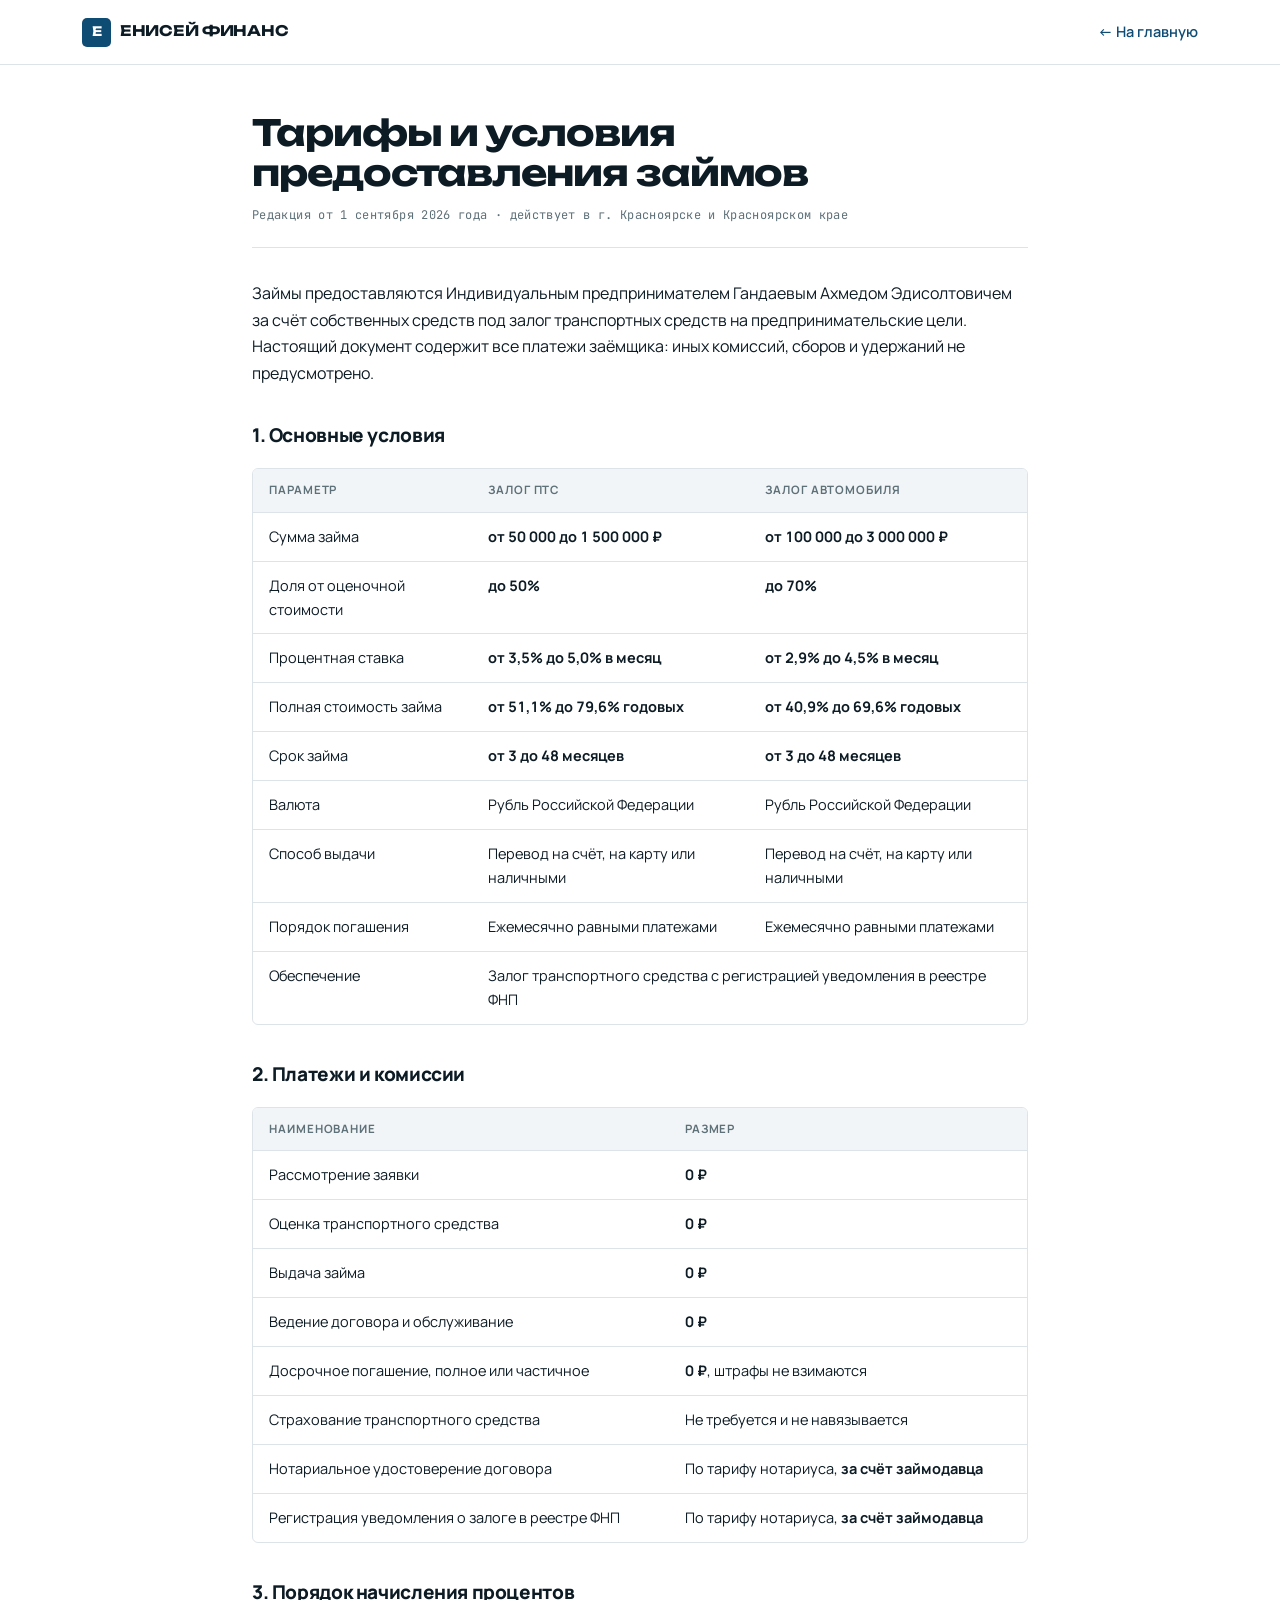
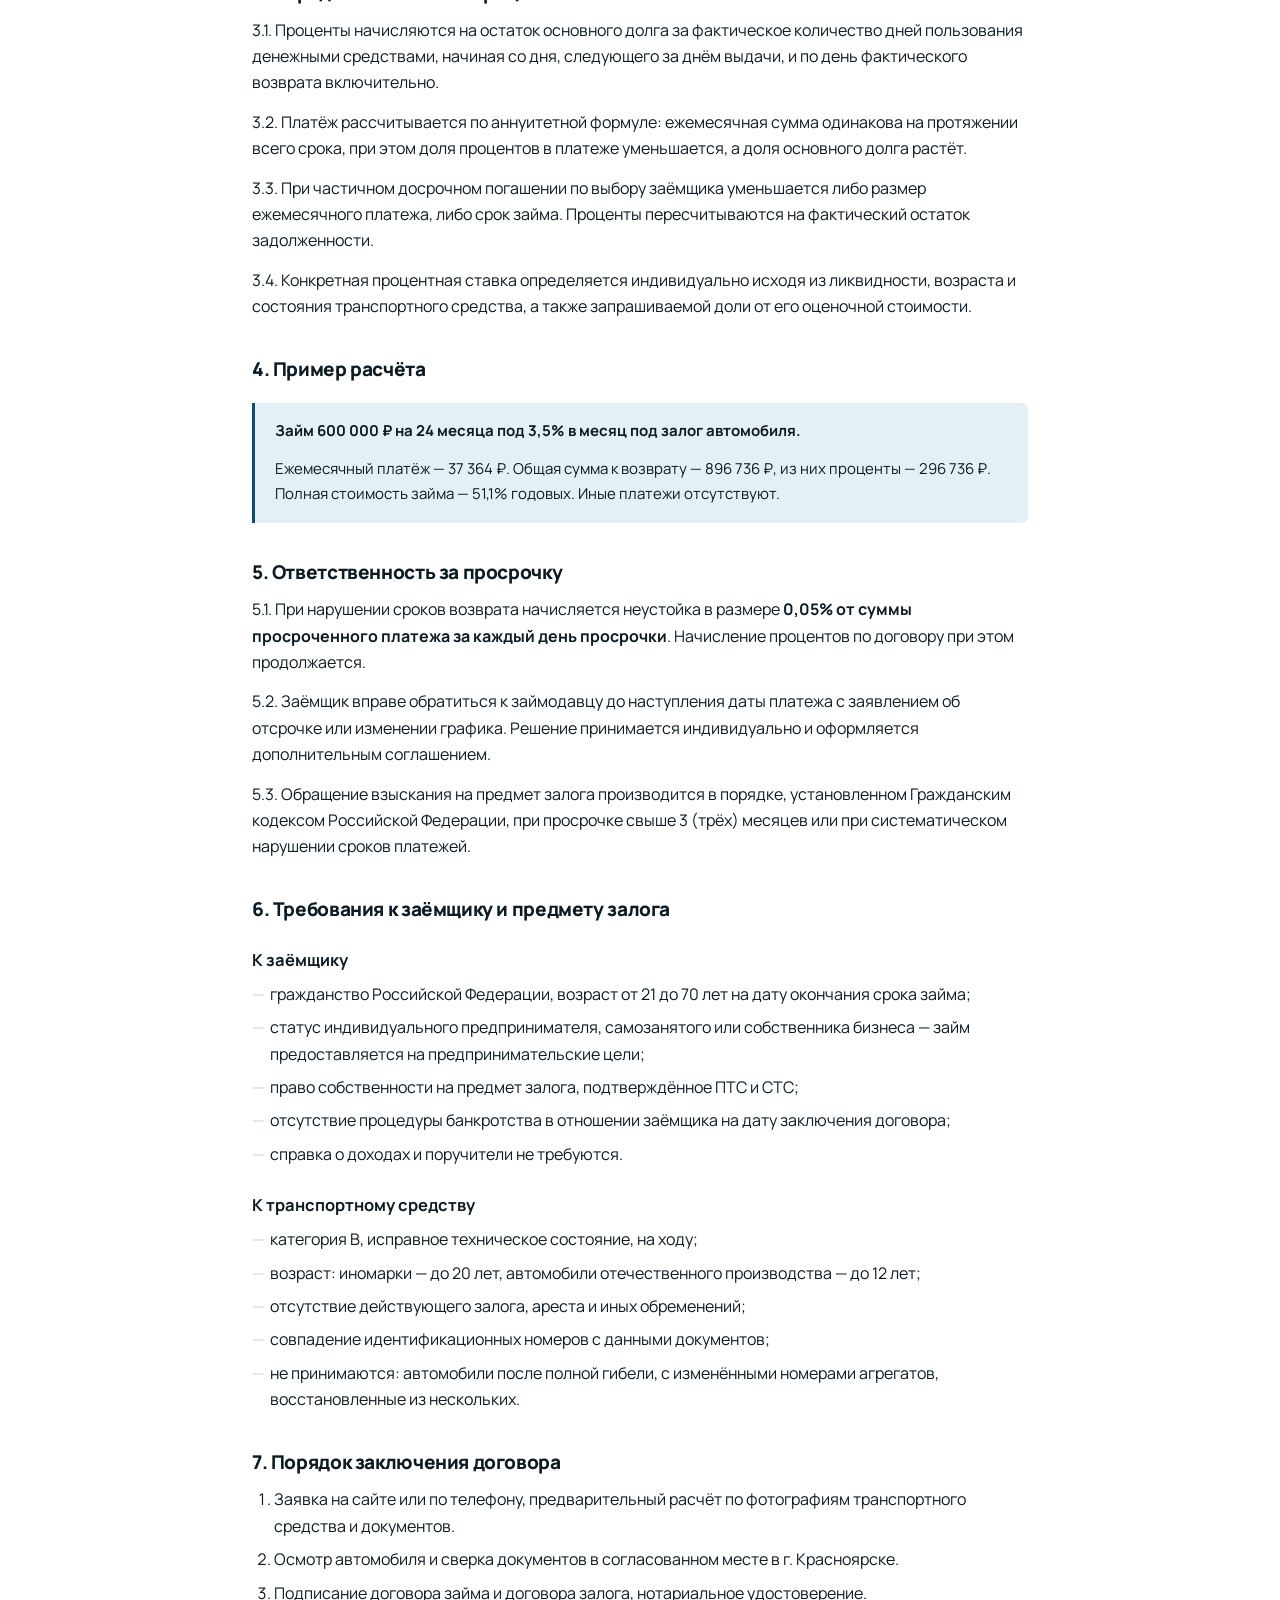
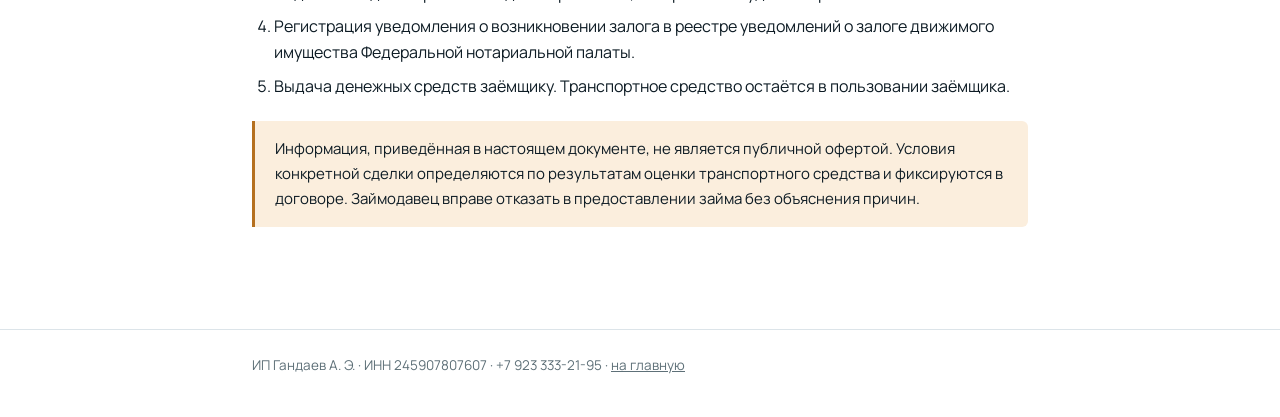
<file: tariffs.html>
<!DOCTYPE html>
<html lang="ru">
<head>
<meta charset="utf-8">
<meta name="viewport" content="width=device-width, initial-scale=1">
<title>Тарифы и условия предоставления займов — Енисей Финанс</title>
<script>if(location.protocol==="http:"&&/(^|\.)avtozalog-krsk\.ru$/.test(location.hostname))location.replace("https://"+location.host+location.pathname+location.search+location.hash);</script>
<meta name="description" content="Ставки, суммы и сроки займов под залог авто и ПТС в Красноярске: полная стоимость займа, комиссии, неустойка и требования к заёмщику.">
<meta name="robots" content="index, follow">
<link rel="preconnect" href="https://fonts.googleapis.com">
<link rel="preconnect" href="https://fonts.gstatic.com" crossorigin>
<link rel="stylesheet" href="https://fonts.googleapis.com/css2?family=Unbounded:wght@700&family=Manrope:wght@400;600;700;800&family=JetBrains+Mono:wght@400&display=swap">
<link rel="canonical" href="https://avtozalog-krsk.ru/tariffs.html">
<link rel="icon" href="/favicon.ico" sizes="32x32">
<link rel="icon" href="/favicon.svg" type="image/svg+xml">
<link rel="apple-touch-icon" href="/apple-touch-icon.png">
<meta name="theme-color" content="#0E4C74">
<link rel="stylesheet" href="docs.css">
</head>
<body>

<div class="dochead">
  <div class="wrap">
    <a class="logo" href="index.html">
      <span class="logo-mark">Е</span>
      <span class="logo-text">ЕНИСЕЙ ФИНАНС</span>
    </a>
    <a class="back" href="index.html">← На главную</a>
  </div>
</div>

<main>
<div class="wrap">

  <h1>Тарифы и условия предоставления займов</h1>
  <p class="doc-meta">Редакция от 1 сентября 2026 года · действует в г. Красноярске и Красноярском крае</p>

  <p>Займы предоставляются Индивидуальным предпринимателем Гандаевым Ахмедом Эдисолтовичем за счёт собственных средств под залог транспортных средств на предпринимательские цели. Настоящий документ содержит все платежи заёмщика: иных комиссий, сборов и удержаний не предусмотрено.</p>

  <h2>1. Основные условия</h2>
  <div class="table-wrap">
    <table>
      <thead>
        <tr><th>Параметр</th><th>Залог ПТС</th><th>Залог автомобиля</th></tr>
      </thead>
      <tbody>
        <tr><td>Сумма займа</td><td><b>от 50 000 до 1 500 000 ₽</b></td><td><b>от 100 000 до 3 000 000 ₽</b></td></tr>
        <tr><td>Доля от оценочной стоимости</td><td><b>до 50%</b></td><td><b>до 70%</b></td></tr>
        <tr><td>Процентная ставка</td><td><b>от 3,5% до 5,0% в месяц</b></td><td><b>от 2,9% до 4,5% в месяц</b></td></tr>
        <tr><td>Полная стоимость займа</td><td><b>от 51,1% до 79,6% годовых</b></td><td><b>от 40,9% до 69,6% годовых</b></td></tr>
        <tr><td>Срок займа</td><td><b>от 3 до 48 месяцев</b></td><td><b>от 3 до 48 месяцев</b></td></tr>
        <tr><td>Валюта</td><td>Рубль Российской Федерации</td><td>Рубль Российской Федерации</td></tr>
        <tr><td>Способ выдачи</td><td>Перевод на счёт, на карту или наличными</td><td>Перевод на счёт, на карту или наличными</td></tr>
        <tr><td>Порядок погашения</td><td>Ежемесячно равными платежами</td><td>Ежемесячно равными платежами</td></tr>
        <tr><td>Обеспечение</td><td colspan="2">Залог транспортного средства с регистрацией уведомления в реестре ФНП</td></tr>
      </tbody>
    </table>
  </div>

  <h2>2. Платежи и комиссии</h2>
  <div class="table-wrap">
    <table>
      <thead>
        <tr><th>Наименование</th><th>Размер</th></tr>
      </thead>
      <tbody>
        <tr><td>Рассмотрение заявки</td><td><b>0 ₽</b></td></tr>
        <tr><td>Оценка транспортного средства</td><td><b>0 ₽</b></td></tr>
        <tr><td>Выдача займа</td><td><b>0 ₽</b></td></tr>
        <tr><td>Ведение договора и обслуживание</td><td><b>0 ₽</b></td></tr>
        <tr><td>Досрочное погашение, полное или частичное</td><td><b>0 ₽</b>, штрафы не взимаются</td></tr>
        <tr><td>Страхование транспортного средства</td><td>Не требуется и не навязывается</td></tr>
        <tr><td>Нотариальное удостоверение договора</td><td>По тарифу нотариуса, <b>за счёт займодавца</b></td></tr>
        <tr><td>Регистрация уведомления о залоге в реестре ФНП</td><td>По тарифу нотариуса, <b>за счёт займодавца</b></td></tr>
      </tbody>
    </table>
  </div>

  <h2>3. Порядок начисления процентов</h2>
  <p>3.1. Проценты начисляются на остаток основного долга за фактическое количество дней пользования денежными средствами, начиная со дня, следующего за днём выдачи, и по день фактического возврата включительно.</p>
  <p>3.2. Платёж рассчитывается по аннуитетной формуле: ежемесячная сумма одинакова на протяжении всего срока, при этом доля процентов в платеже уменьшается, а доля основного долга растёт.</p>
  <p>3.3. При частичном досрочном погашении по выбору заёмщика уменьшается либо размер ежемесячного платежа, либо срок займа. Проценты пересчитываются на фактический остаток задолженности.</p>
  <p>3.4. Конкретная процентная ставка определяется индивидуально исходя из ликвидности, возраста и состояния транспортного средства, а также запрашиваемой доли от его оценочной стоимости.</p>

  <h2>4. Пример расчёта</h2>
  <div class="note">
    <p><strong>Займ 600 000 ₽ на 24 месяца под 3,5% в месяц под залог автомобиля.</strong></p>
    <p>Ежемесячный платёж — 37 364 ₽. Общая сумма к возврату — 896 736 ₽, из них проценты — 296 736 ₽. Полная стоимость займа — 51,1% годовых. Иные платежи отсутствуют.</p>
  </div>

  <h2>5. Ответственность за просрочку</h2>
  <p>5.1. При нарушении сроков возврата начисляется неустойка в размере <strong>0,05% от суммы просроченного платежа за каждый день просрочки</strong>. Начисление процентов по договору при этом продолжается.</p>
  <p>5.2. Заёмщик вправе обратиться к займодавцу до наступления даты платежа с заявлением об отсрочке или изменении графика. Решение принимается индивидуально и оформляется дополнительным соглашением.</p>
  <p>5.3. Обращение взыскания на предмет залога производится в порядке, установленном Гражданским кодексом Российской Федерации, при просрочке свыше 3 (трёх) месяцев или при систематическом нарушении сроков платежей.</p>

  <h2>6. Требования к заёмщику и предмету залога</h2>
  <h3>К заёмщику</h3>
  <ul class="dash">
    <li>гражданство Российской Федерации, возраст от 21 до 70 лет на дату окончания срока займа;</li>
    <li>статус индивидуального предпринимателя, самозанятого или собственника бизнеса — займ предоставляется на предпринимательские цели;</li>
    <li>право собственности на предмет залога, подтверждённое ПТС и СТС;</li>
    <li>отсутствие процедуры банкротства в отношении заёмщика на дату заключения договора;</li>
    <li>справка о доходах и поручители не требуются.</li>
  </ul>
  <h3>К транспортному средству</h3>
  <ul class="dash">
    <li>категория B, исправное техническое состояние, на ходу;</li>
    <li>возраст: иномарки — до 20 лет, автомобили отечественного производства — до 12 лет;</li>
    <li>отсутствие действующего залога, ареста и иных обременений;</li>
    <li>совпадение идентификационных номеров с данными документов;</li>
    <li>не принимаются: автомобили после полной гибели, с изменёнными номерами агрегатов, восстановленные из нескольких.</li>
  </ul>

  <h2>7. Порядок заключения договора</h2>
  <ol>
    <li>Заявка на сайте или по телефону, предварительный расчёт по фотографиям транспортного средства и документов.</li>
    <li>Осмотр автомобиля и сверка документов в согласованном месте в г. Красноярске.</li>
    <li>Подписание договора займа и договора залога, нотариальное удостоверение.</li>
    <li>Регистрация уведомления о возникновении залога в реестре уведомлений о залоге движимого имущества Федеральной нотариальной палаты.</li>
    <li>Выдача денежных средств заёмщику. Транспортное средство остаётся в пользовании заёмщика.</li>
  </ol>

  <div class="note warn">
    <p>Информация, приведённая в настоящем документе, не является публичной офертой. Условия конкретной сделки определяются по результатам оценки транспортного средства и фиксируются в договоре. Займодавец вправе отказать в предоставлении займа без объяснения причин.</p>
  </div>

</div>
</main>

<footer>
  <div class="wrap">
    ИП Гандаев А. Э. · ИНН 245907807607 · +7 923 333-21-95 · <a href="index.html">на главную</a>
  </div>
</footer>

</body>
</html>
</file>
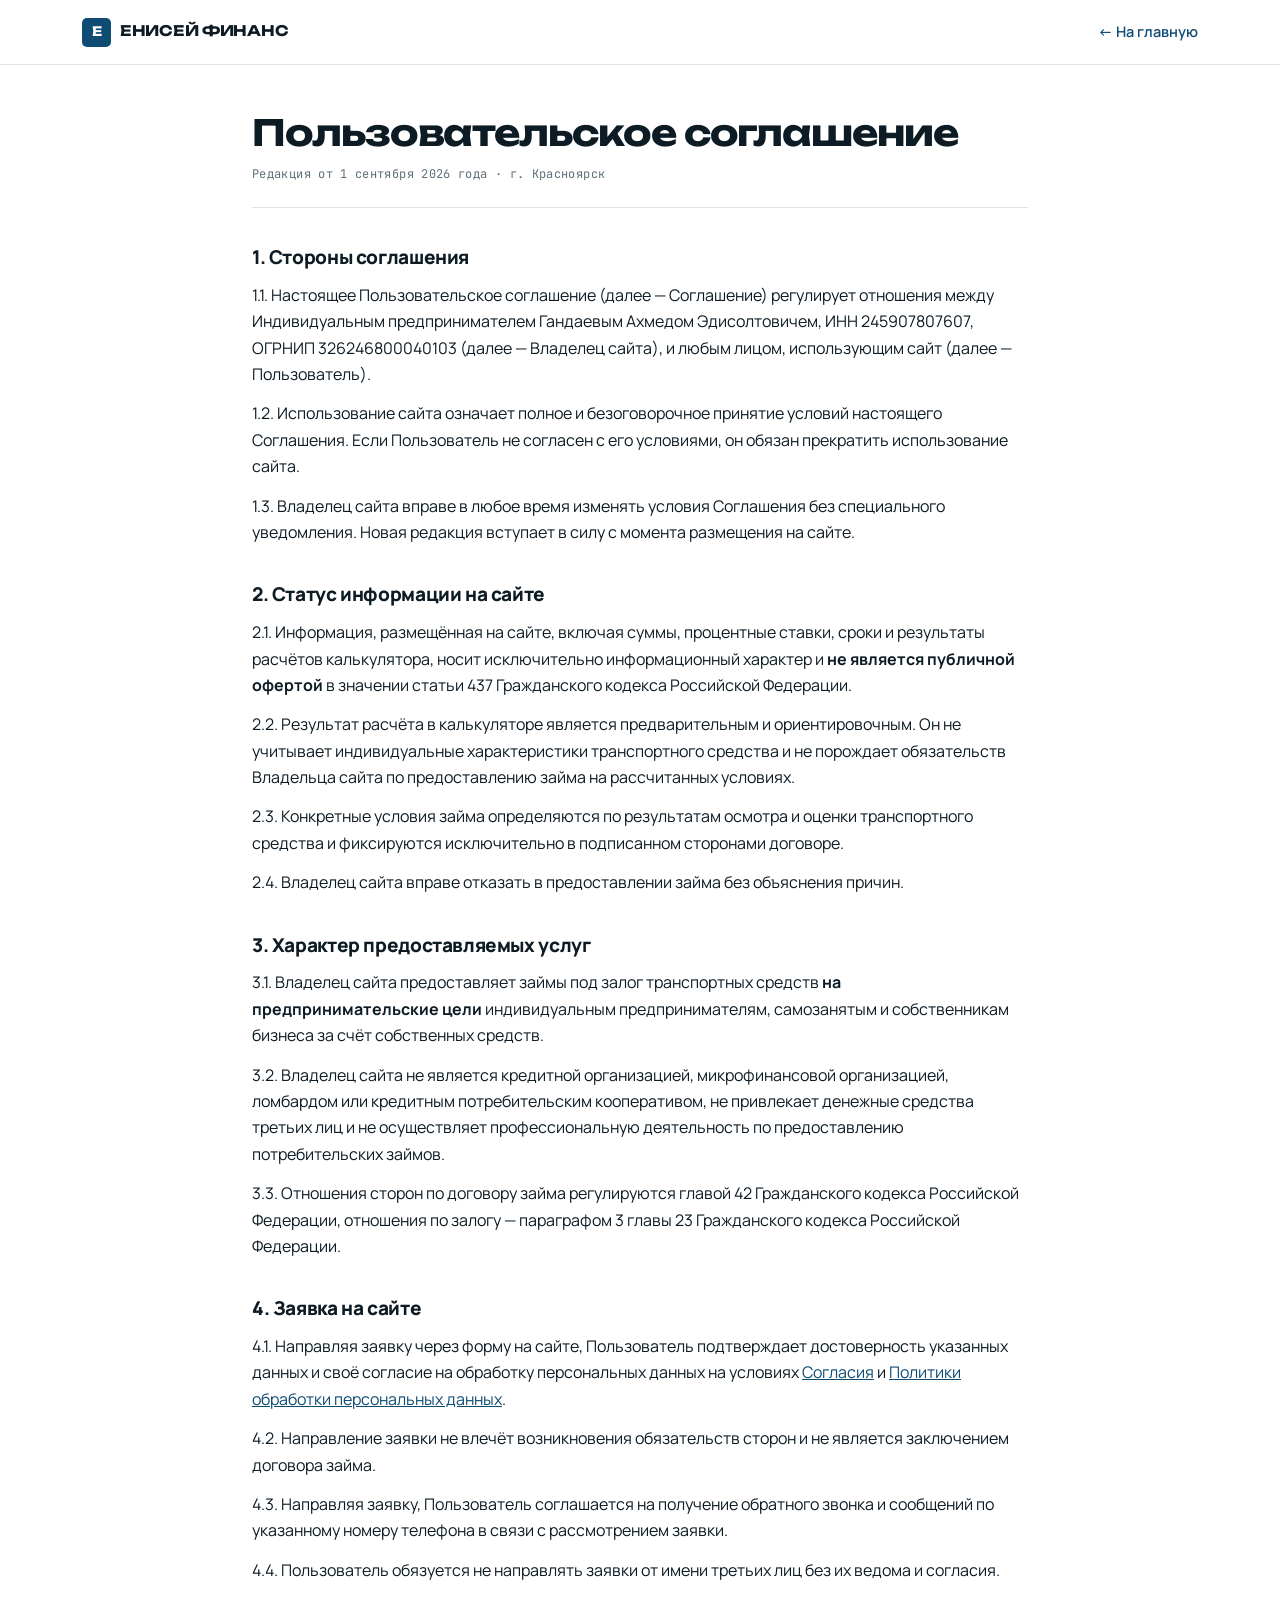
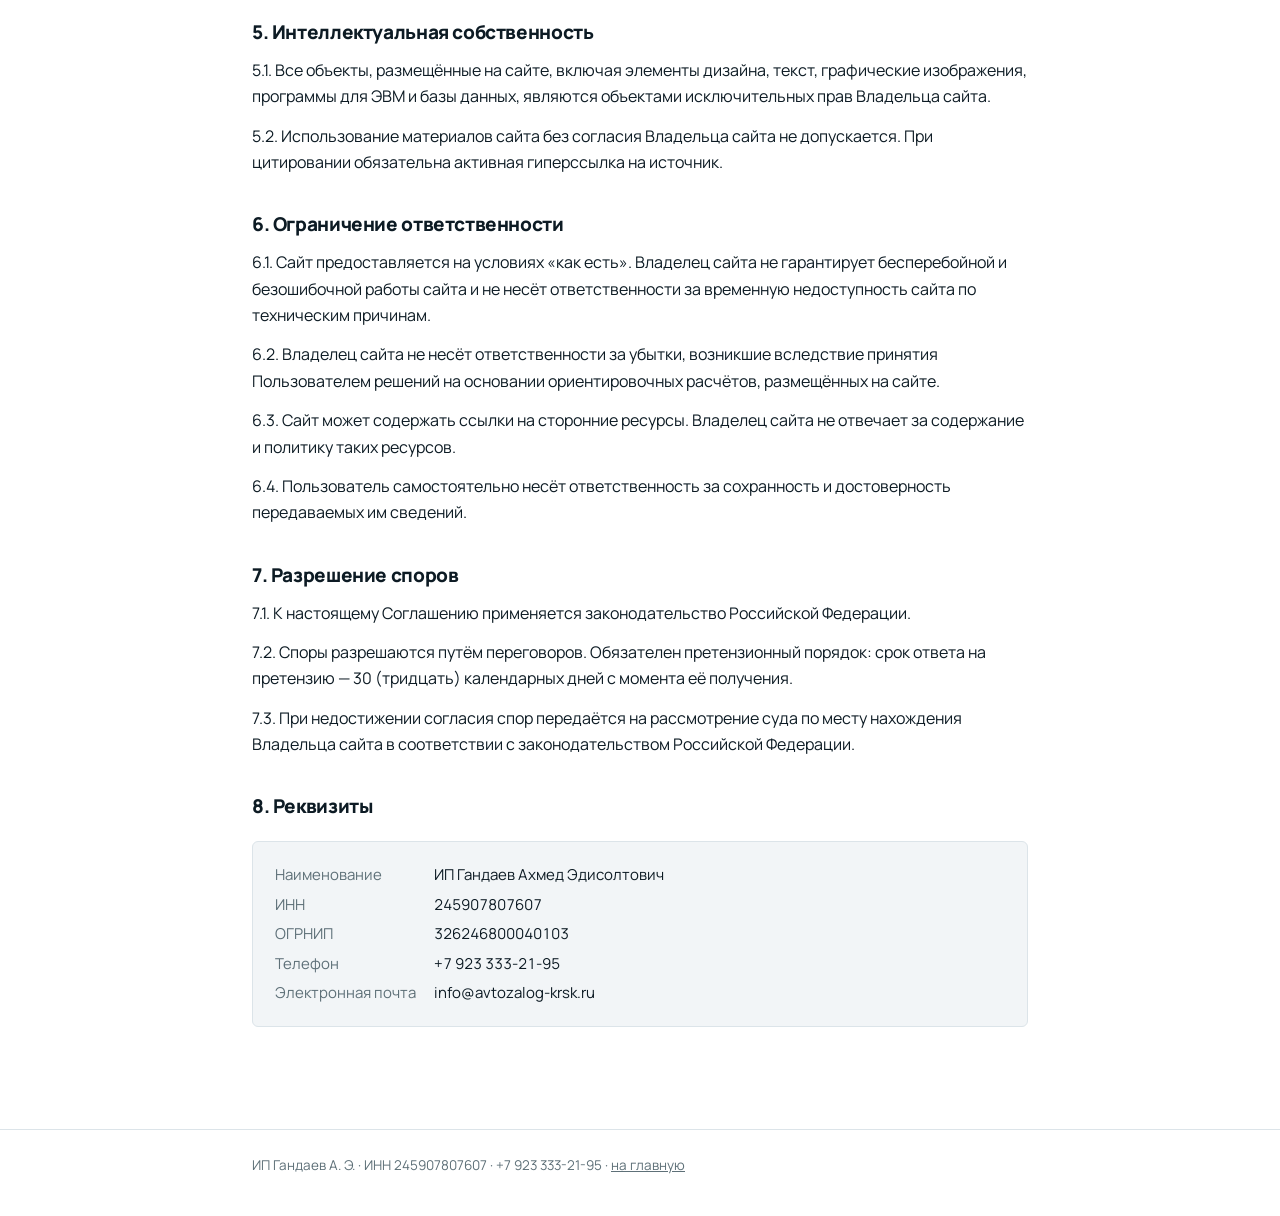
<file: terms.html>
<!DOCTYPE html>
<html lang="ru">
<head>
<meta charset="utf-8">
<meta name="viewport" content="width=device-width, initial-scale=1">
<title>Пользовательское соглашение — Енисей Финанс</title>
<script>if(location.protocol==="http:"&&/(^|\.)avtozalog-krsk\.ru$/.test(location.hostname))location.replace("https://"+location.host+location.pathname+location.search+location.hash);</script>
<meta name="description" content="Условия использования сайта: статус информации и расчётов калькулятора, порядок подачи заявки, ответственность сторон и реквизиты.">
<meta name="robots" content="index, follow">
<link rel="preconnect" href="https://fonts.googleapis.com">
<link rel="preconnect" href="https://fonts.gstatic.com" crossorigin>
<link rel="stylesheet" href="https://fonts.googleapis.com/css2?family=Unbounded:wght@700&family=Manrope:wght@400;600;700;800&family=JetBrains+Mono:wght@400&display=swap">
<link rel="canonical" href="https://avtozalog-krsk.ru/terms.html">
<link rel="icon" href="/favicon.ico" sizes="32x32">
<link rel="icon" href="/favicon.svg" type="image/svg+xml">
<link rel="apple-touch-icon" href="/apple-touch-icon.png">
<meta name="theme-color" content="#0E4C74">
<link rel="stylesheet" href="docs.css">
</head>
<body>

<div class="dochead">
  <div class="wrap">
    <a class="logo" href="index.html">
      <span class="logo-mark">Е</span>
      <span class="logo-text">ЕНИСЕЙ ФИНАНС</span>
    </a>
    <a class="back" href="index.html">← На главную</a>
  </div>
</div>

<main>
<div class="wrap">

  <h1>Пользовательское соглашение</h1>
  <p class="doc-meta">Редакция от 1 сентября 2026 года · г. Красноярск</p>

  <h2>1. Стороны соглашения</h2>
  <p>1.1. Настоящее Пользовательское соглашение (далее — Соглашение) регулирует отношения между Индивидуальным предпринимателем Гандаевым Ахмедом Эдисолтовичем, ИНН 245907807607, ОГРНИП 326246800040103 (далее — Владелец сайта), и любым лицом, использующим сайт (далее — Пользователь).</p>
  <p>1.2. Использование сайта означает полное и безоговорочное принятие условий настоящего Соглашения. Если Пользователь не согласен с его условиями, он обязан прекратить использование сайта.</p>
  <p>1.3. Владелец сайта вправе в любое время изменять условия Соглашения без специального уведомления. Новая редакция вступает в силу с момента размещения на сайте.</p>

  <h2>2. Статус информации на сайте</h2>
  <p>2.1. Информация, размещённая на сайте, включая суммы, процентные ставки, сроки и результаты расчётов калькулятора, носит исключительно информационный характер и <strong>не является публичной офертой</strong> в значении статьи 437 Гражданского кодекса Российской Федерации.</p>
  <p>2.2. Результат расчёта в калькуляторе является предварительным и ориентировочным. Он не учитывает индивидуальные характеристики транспортного средства и не порождает обязательств Владельца сайта по предоставлению займа на рассчитанных условиях.</p>
  <p>2.3. Конкретные условия займа определяются по результатам осмотра и оценки транспортного средства и фиксируются исключительно в подписанном сторонами договоре.</p>
  <p>2.4. Владелец сайта вправе отказать в предоставлении займа без объяснения причин.</p>

  <h2>3. Характер предоставляемых услуг</h2>
  <p>3.1. Владелец сайта предоставляет займы под залог транспортных средств <strong>на предпринимательские цели</strong> индивидуальным предпринимателям, самозанятым и собственникам бизнеса за счёт собственных средств.</p>
  <p>3.2. Владелец сайта не является кредитной организацией, микрофинансовой организацией, ломбардом или кредитным потребительским кооперативом, не привлекает денежные средства третьих лиц и не осуществляет профессиональную деятельность по предоставлению потребительских займов.</p>
  <p>3.3. Отношения сторон по договору займа регулируются главой 42 Гражданского кодекса Российской Федерации, отношения по залогу — параграфом 3 главы 23 Гражданского кодекса Российской Федерации.</p>

  <h2>4. Заявка на сайте</h2>
  <p>4.1. Направляя заявку через форму на сайте, Пользователь подтверждает достоверность указанных данных и своё согласие на обработку персональных данных на условиях <a href="consent.html">Согласия</a> и <a href="privacy.html">Политики обработки персональных данных</a>.</p>
  <p>4.2. Направление заявки не влечёт возникновения обязательств сторон и не является заключением договора займа.</p>
  <p>4.3. Направляя заявку, Пользователь соглашается на получение обратного звонка и сообщений по указанному номеру телефона в связи с рассмотрением заявки.</p>
  <p>4.4. Пользователь обязуется не направлять заявки от имени третьих лиц без их ведома и согласия.</p>

  <h2>5. Интеллектуальная собственность</h2>
  <p>5.1. Все объекты, размещённые на сайте, включая элементы дизайна, текст, графические изображения, программы для ЭВМ и базы данных, являются объектами исключительных прав Владельца сайта.</p>
  <p>5.2. Использование материалов сайта без согласия Владельца сайта не допускается. При цитировании обязательна активная гиперссылка на источник.</p>

  <h2>6. Ограничение ответственности</h2>
  <p>6.1. Сайт предоставляется на условиях «как есть». Владелец сайта не гарантирует бесперебойной и безошибочной работы сайта и не несёт ответственности за временную недоступность сайта по техническим причинам.</p>
  <p>6.2. Владелец сайта не несёт ответственности за убытки, возникшие вследствие принятия Пользователем решений на основании ориентировочных расчётов, размещённых на сайте.</p>
  <p>6.3. Сайт может содержать ссылки на сторонние ресурсы. Владелец сайта не отвечает за содержание и политику таких ресурсов.</p>
  <p>6.4. Пользователь самостоятельно несёт ответственность за сохранность и достоверность передаваемых им сведений.</p>

  <h2>7. Разрешение споров</h2>
  <p>7.1. К настоящему Соглашению применяется законодательство Российской Федерации.</p>
  <p>7.2. Споры разрешаются путём переговоров. Обязателен претензионный порядок: срок ответа на претензию — 30 (тридцать) календарных дней с момента её получения.</p>
  <p>7.3. При недостижении согласия спор передаётся на рассмотрение суда по месту нахождения Владельца сайта в соответствии с законодательством Российской Федерации.</p>

  <h2>8. Реквизиты</h2>
  <div class="req">
    <dl>
      <dt>Наименование</dt><dd>ИП Гандаев Ахмед Эдисолтович</dd>
      <dt>ИНН</dt><dd>245907807607</dd>
      <dt>ОГРНИП</dt><dd>326246800040103</dd>

      <dt>Телефон</dt><dd>+7 923 333-21-95</dd>
      <dt>Электронная почта</dt><dd>info@avtozalog-krsk.ru</dd>
    </dl>
  </div>

</div>
</main>

<footer>
  <div class="wrap">
    ИП Гандаев А. Э. · ИНН 245907807607 · +7 923 333-21-95 · <a href="index.html">на главную</a>
  </div>
</footer>

</body>
</html>
</file>
<file: docs.css>
/* Единый стиль правовых документов сайта */
:root{
  --white:#FFFFFF;
  --paper:#F2F5F7;
  --ink:#0D1B24;
  --ink-2:#33454F;
  --muted:#5E7078;
  --line:#DCE4E9;
  --line-2:#C7D3DA;
  --blue:#0E4C74;
  --blue-hi:#146089;
  --blue-wash:#E5F0F6;
}
*{box-sizing:border-box}
body{
  margin:0;background:var(--white);color:var(--ink);
  font-family:"Manrope",-apple-system,"Segoe UI",Roboto,sans-serif;
  font-size:16px;line-height:1.65;-webkit-font-smoothing:antialiased;
}
.wrap{max-width:820px;margin:0 auto;padding:0 22px}

/* шапка */
.dochead{border-bottom:1px solid var(--line);background:var(--white);position:sticky;top:0;z-index:10}
.dochead .wrap{display:flex;align-items:center;gap:18px;height:64px;max-width:1160px}
.logo{display:flex;align-items:center;gap:9px;text-decoration:none;color:inherit;margin-right:auto}
.logo-mark{
  width:29px;height:29px;border-radius:5px;background:var(--blue);display:grid;place-items:center;
  color:#fff;font-family:"Unbounded",sans-serif;font-size:13px;font-weight:700;
}
.logo-text{font-family:"Unbounded",sans-serif;font-size:14.5px;font-weight:700;letter-spacing:-.02em}
.back{font-size:14.5px;font-weight:600;color:var(--blue);text-decoration:none;white-space:nowrap}
.back:hover{color:var(--blue-hi)}

/* документ */
main{padding:48px 0 80px}
h1{
  font-family:"Unbounded","Manrope",sans-serif;font-weight:700;letter-spacing:-.03em;
  font-size:clamp(25px,3.6vw,36px);line-height:1.12;margin:0 0 12px;text-wrap:balance;
}
.doc-meta{
  font-family:"JetBrains Mono",ui-monospace,monospace;font-size:12px;color:var(--muted);
  letter-spacing:.03em;margin:0 0 32px;padding-bottom:22px;border-bottom:1px solid var(--line);
}
h2{
  font-family:"Manrope",sans-serif;font-size:19px;font-weight:800;letter-spacing:-.02em;
  margin:38px 0 12px;line-height:1.25;
}
h3{font-size:16.5px;font-weight:700;margin:24px 0 8px}
p{margin:0 0 13px}
a{color:var(--blue)}
ul,ol{margin:0 0 14px;padding-left:22px}
li{margin-bottom:7px}
ul.dash{list-style:none;padding-left:18px}
ul.dash li{position:relative}
ul.dash li::before{content:"—";position:absolute;left:-18px;color:var(--line-2)}
.num{font-variant-numeric:tabular-nums}
strong{font-weight:700}

/* реквизиты и врезки */
.req{
  background:var(--paper);border:1px solid var(--line);border-radius:6px;
  padding:20px 22px;margin:22px 0;font-size:15px;line-height:1.7;
}
.req b{display:block;margin-bottom:6px}
.req dl{margin:0;display:grid;grid-template-columns:auto 1fr;gap:4px 18px}
.req dt{color:var(--muted)}
.req dd{margin:0;font-variant-numeric:tabular-nums}
.note{
  border-left:3px solid var(--blue);background:var(--blue-wash);
  padding:16px 20px;border-radius:0 6px 6px 0;margin:22px 0;font-size:15px;
}
.note p:last-child{margin-bottom:0}
.warn{border-left-color:#B5701F;background:#FBEEDD}
.todo{
  border-left-color:#B5701F;background:#FBEEDD;font-size:14px;
}

/* таблицы */
.table-wrap{overflow-x:auto;border:1px solid var(--line);border-radius:6px;margin:20px 0}
table{border-collapse:collapse;width:100%;min-width:560px;font-size:14.5px}
th,td{text-align:left;padding:12px 16px;border-bottom:1px solid var(--line);vertical-align:top}
th{background:var(--paper);font-size:11.5px;letter-spacing:.08em;text-transform:uppercase;color:var(--muted);font-weight:700}
tr:last-child td{border-bottom:none}
td b{font-variant-numeric:tabular-nums}

/* подписи договора */
.sign{display:grid;grid-template-columns:1fr 1fr;gap:32px;margin-top:32px}
.sign div{font-size:14.5px;line-height:1.8}
.sign .line{display:block;border-bottom:1px solid var(--ink);height:26px;margin:10px 0 4px}
.fill{color:var(--muted)}

footer{border-top:1px solid var(--line);padding:24px 0 40px;font-size:13.5px;color:var(--muted)}
footer a{color:var(--muted)}

@media (max-width:600px){
  main{padding:32px 0 60px}
  .sign{grid-template-columns:1fr;gap:24px}
  .req dl{grid-template-columns:1fr;gap:2px 0}
  .req dt{margin-top:8px}
}

@media print{
  .dochead,footer,.todo{display:none}
  body{font-size:11pt}
  main{padding:0}
  .wrap{max-width:none;padding:0}
  h1{font-size:18pt}
  h2{font-size:13pt;margin-top:18pt}
  .note,.req{border:1px solid #999;background:none}
  a{color:#000;text-decoration:none}
}
</file>
